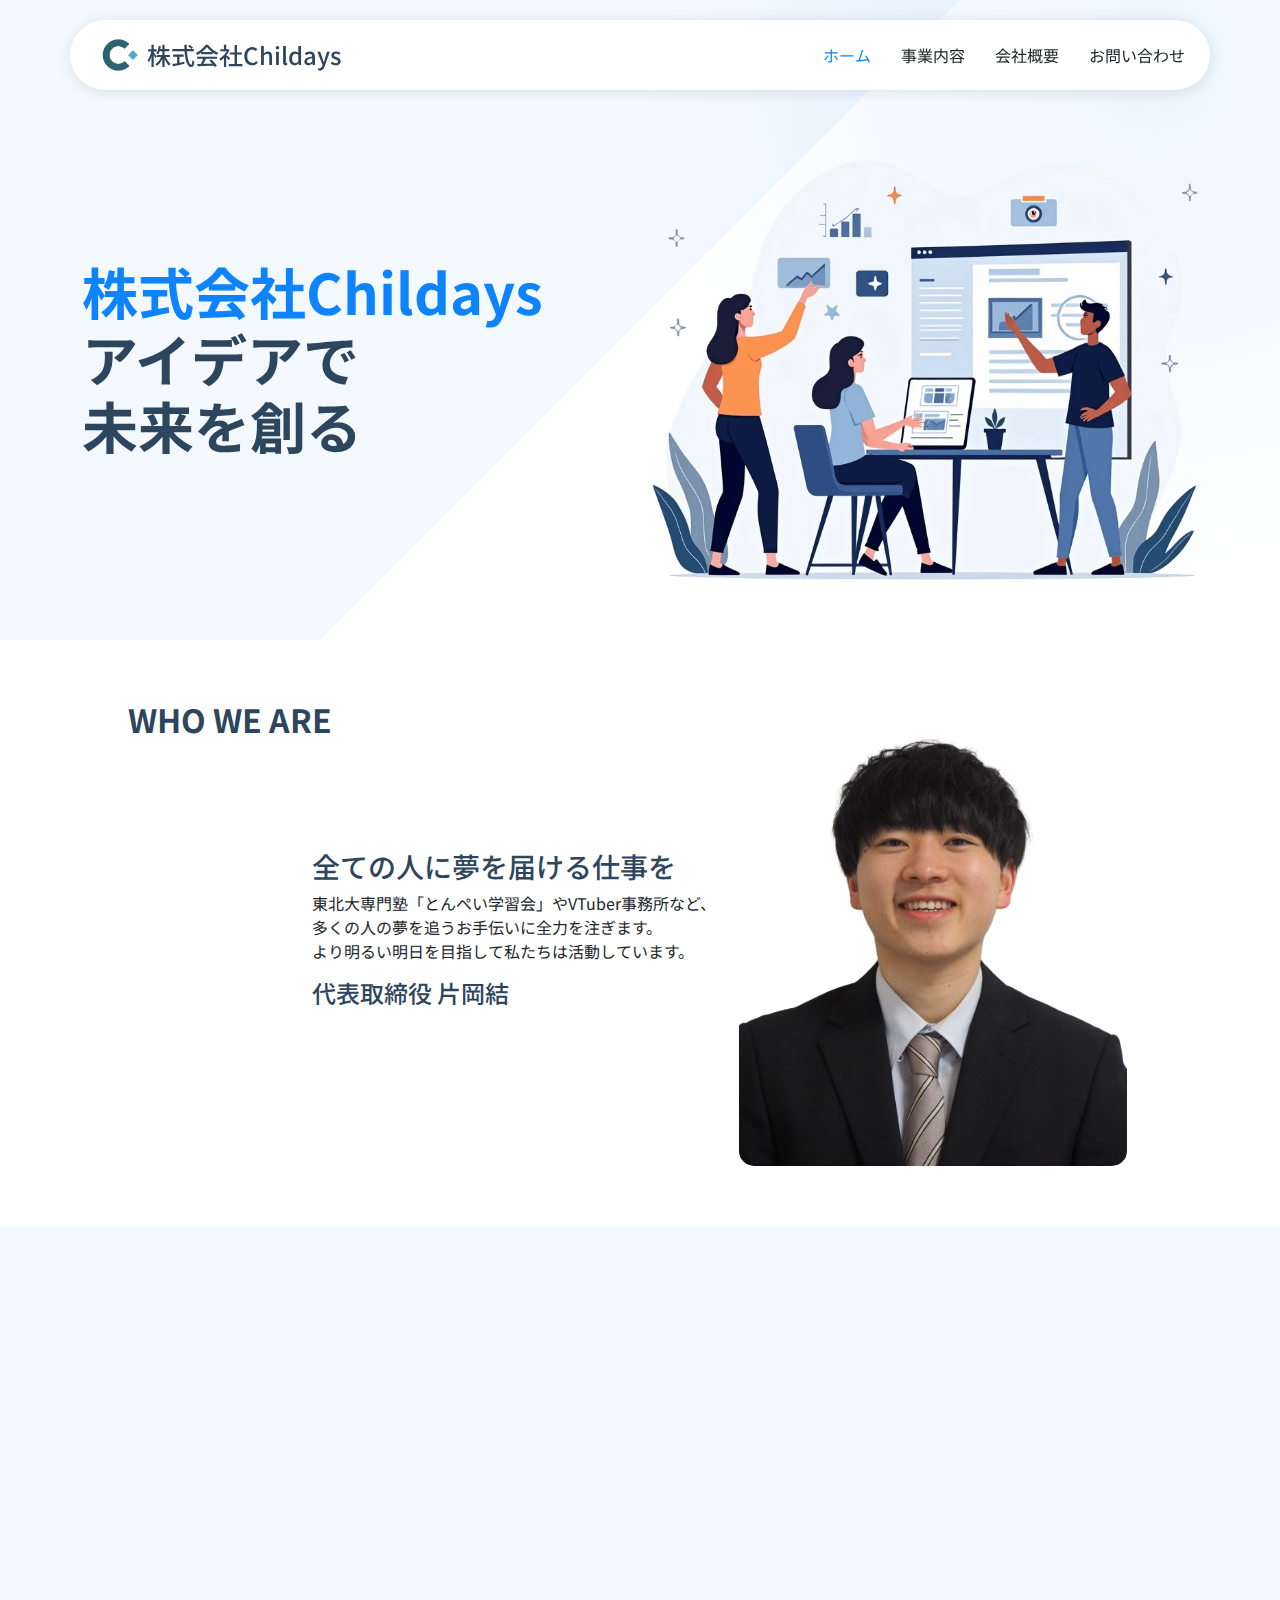
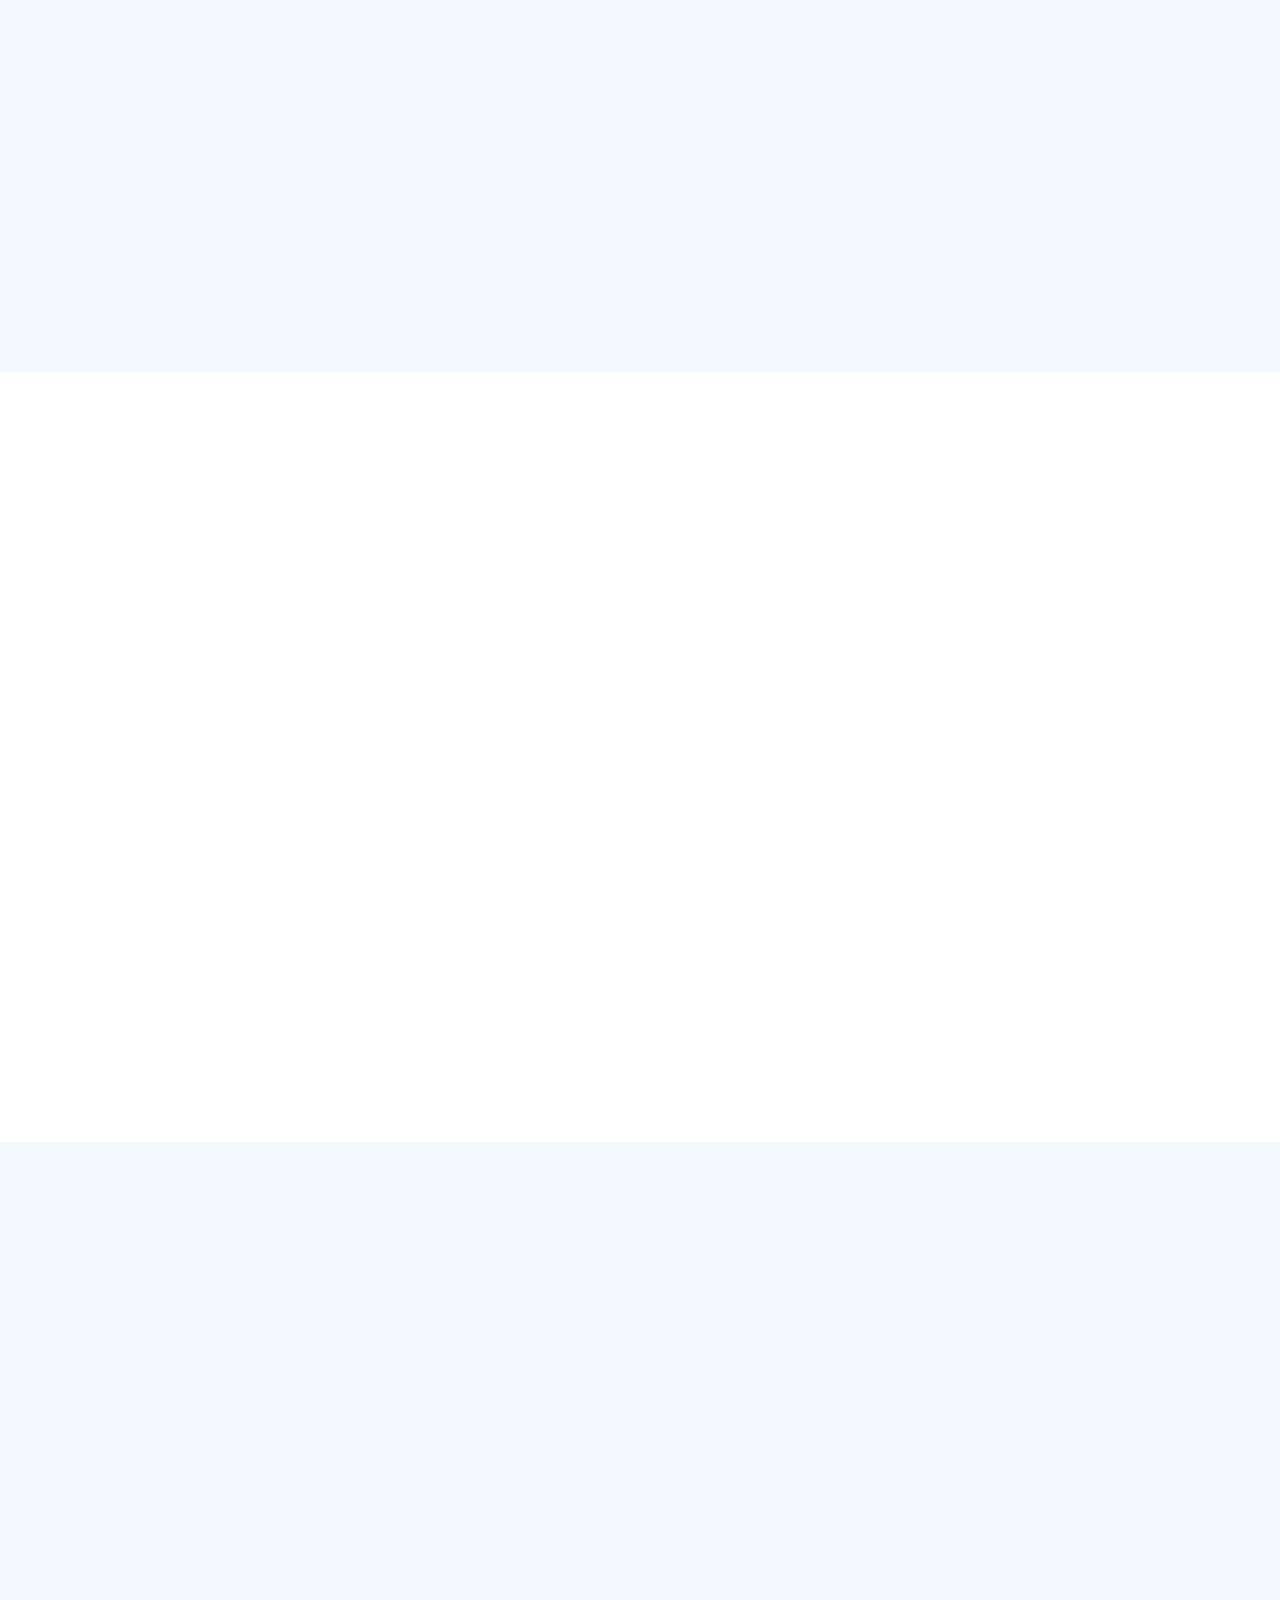
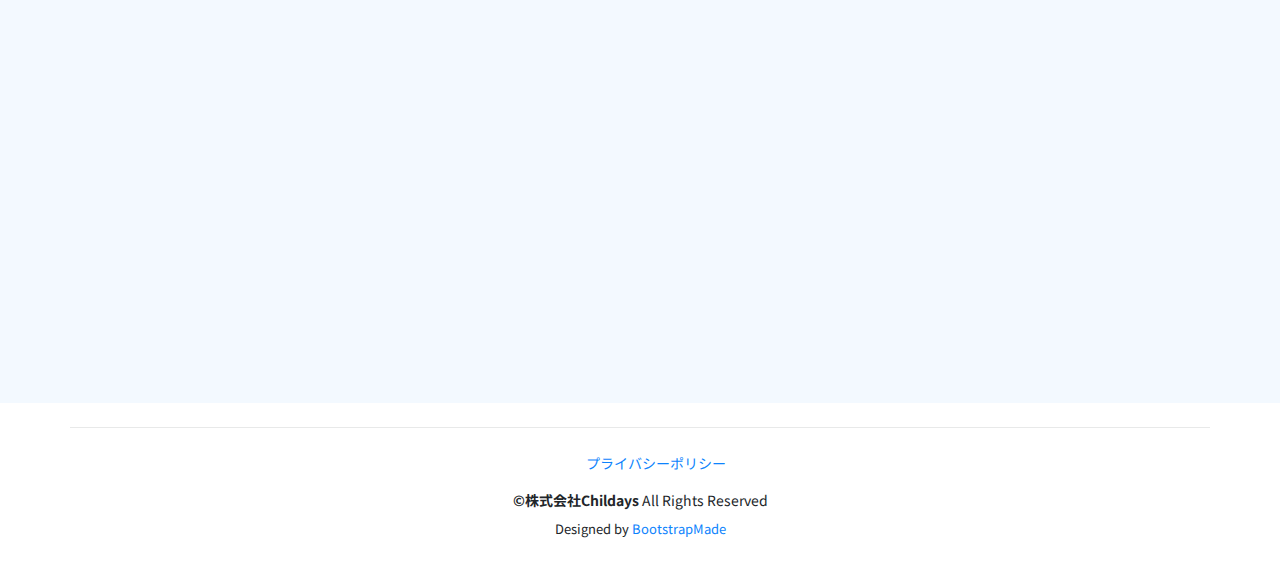
<file: childays/index.html>
<!DOCTYPE html>
<html lang="en">

<head>
  <meta charset="utf-8">
  <meta content="width=device-width, initial-scale=1.0" name="viewport">
  <title>ホーム | 株式会社Childays</title>
  <meta name="description" content="">
  <meta name="keywords" content="">

  <!-- Favicons -->
  <link href="assets/img/expandchildays.png" rel="icon">

  <!--ogp-->
  <meta property="og:url" content="https://childays.com" />
  <meta property="og:type" content="website" />
  <meta property="og:title" content="ホーム | 株式会社Childays" />
  <meta property="og:description" content="アイデアで未来を創る" />
  <meta property="og:site_name" content="株式会社Childays" />

  <!-- Fonts -->
  <link href="https://fonts.googleapis.com" rel="preconnect">
  <link href="https://fonts.gstatic.com" rel="preconnect" crossorigin>
  <link
    href="https://fonts.googleapis.com/css2?family=Roboto:ital,wght@0,100;0,300;0,400;0,500;0,700;0,900;1,100;1,300;1,400;1,500;1,700;1,900&family=Inter:wght@100;200;300;400;500;600;700;800;900&family=Nunito:ital,wght@0,200;0,300;0,400;0,500;0,600;0,700;0,800;0,900;1,200;1,300;1,400;1,500;1,600;1,700;1,800;1,900&display=swap"
    rel="stylesheet">

  <!-- Vendor CSS Files -->
  <link href="assets/vendor/bootstrap/css/bootstrap.min.css" rel="stylesheet">
  <link href="assets/vendor/bootstrap-icons/bootstrap-icons.css" rel="stylesheet">
  <link href="assets/vendor/aos/aos.css" rel="stylesheet">
  <link href="assets/vendor/glightbox/css/glightbox.min.css" rel="stylesheet">
  <link href="assets/vendor/swiper/swiper-bundle.min.css" rel="stylesheet">

  <!-- Main CSS File -->
  <link href="assets/css/main.css" rel="stylesheet">
  <link href="assets/css/service-details.css" rel="stylesheet">

  <link rel="preconnect" href="https://fonts.googleapis.com">
  <link rel="preconnect" href="https://fonts.gstatic.com" crossorigin>
  <link href="https://fonts.googleapis.com/css2?family=Noto+Sans+JP:wght@100..900&display=swap" rel="stylesheet">

  <!-- =======================================================
  * Template Name: iLanding
  * Template URL: https://bootstrapmade.com/ilanding-bootstrap-landing-page-template/
  * Updated: Nov 12 2024 with Bootstrap v5.3.3
  * Author: BootstrapMade.com
  * License: https://bootstrapmade.com/license/
  ======================================================== -->
</head>

<body class="index-page">

  <header id="header" class="header d-flex align-items-center fixed-top">
    <div class="header-container container-fluid container-xl position-relative d-flex align-items-center justify-content-between">

      <a href="index.html" class="logo d-flex align-items-center me-auto me-xl-0">
        <!-- Uncomment the line below if you also wish to use an image logo -->
        <img src="assets/img/expandchildays.png" alt="">
        <h1 class="sitename">株式会社Childays</h1>
      </a>

      <nav id="navmenu" class="navmenu">
        <ul>
          <li><a href="#hero" class="active">ホーム</a></li>
          <li><a href="#services">事業内容</a></li>
          <li><a href="#about">会社概要</a></li>
          <li><a href="#contact">お問い合わせ</a></li>
        </ul>
        <i class="mobile-nav-toggle d-xl-none bi bi-list"></i>
      </nav>

    </div>
  </header>

  <main class="main">

    <!-- Hero Section -->
    <section id="hero" class="hero section">

      <div class="container" data-aos="fade-up" data-aos-delay="100">

        <div class="row align-items-center">
          <div class="col-lg-6">
            <div class="hero-content" data-aos="fade-up" data-aos-delay="200">

              <h1 class="mb-4">
                <span class="accent-text">株式会社Childays</span><br>
                アイデアで <br>
                未来を創る <br>
              </h1>
            </div>
          </div>

          <div class="col-lg-6">
            <div class="hero-image" data-aos="zoom-out" data-aos-delay="300">
              <img src="assets/img/illustration-1.webp" alt="Hero Image" class="img-fluid">
            </div>
          </div>
        </div>


      </div>

    </section><!-- /Hero Section -->

    <!-- About Section -->
    <section class="about section">

      <div class="container">

        <div class="d-flex justify-content-center">

          <h2><b>WHO WE ARE</b></h2>
          <div class="tab-content" data-aos="fade-up" data-aos-delay="200">

            <div class="tab-pane fade active show">
              <div class="row">
                <div style="margin-left: -20px;"
                  class="col-lg-6 order-2 order-lg-1 mt-3 mt-lg-0 d-flex flex-column justify-content-center">
                  <h3>全ての人に夢を届ける仕事を</h3>
                  <p>
                    東北大専門塾「とんぺい学習会」やVTuber事務所など、　　<br>
                    多くの人の夢を追うお手伝いに全力を注ぎます。<br>
                    より明るい明日を目指して私たちは活動しています。
                  </p>
                  <h4>代表取締役 片岡結</h4>
                </div>
                <div class="col-lg-6 order-1 order-lg-2 text-center">
                  <img src="assets/img/kataokaprofile.png" alt="" class="img-fluid">
                </div>
              </div>
            </div><!-- End tab content item -->

    </section><!-- /About Section -->




    <!-- Features Section -->
    <section id="services" class="features section light-background">

      <!-- Section Title -->
      <div class="container section-title" data-aos="fade-up">
        <h2>事業内容</h2>
      </div><!-- End Section Title -->

      <div class="container">

        <div class="d-flex justify-content-center">

          <ul class="nav nav-tabs" data-aos="fade-up" data-aos-delay="100">

            <li class="nav-item">
              <a class="nav-link active show" data-bs-toggle="tab" data-bs-target="#features-tab-1">
                <h4>とんぺい学習会</h4>
              </a>
            </li><!-- End tab nav item -->

            <li class="nav-item">
              <a class="nav-link" data-bs-toggle="tab" data-bs-target="#features-tab-2">
                <h4>VTuber事務所</h4>
              </a><!-- End tab nav item -->

            </li>

          </ul>

        </div>

        <div class="tab-content" data-aos="fade-up" data-aos-delay="200">

          <div class="tab-pane fade active show" id="features-tab-1">
            <div class="row">
              <div class="col-lg-6 order-2 order-lg-1 mt-3 mt-lg-0 d-flex flex-column justify-content-center">
                <h3>東北大専門塾「とんぺい学習会」</h3>
                <p class="fst-italic">
                  厳選された現役東北大生が講師を務める、<br>
                  完全オンラインの新しい学習塾。
                </p>
                <ul>
                  <li><i class="bi bi-check2-all"></i> <span>完全オンライン個別指導で自宅にいながら最速で成績向上を目指す</span></li>
                  <li><i class="bi bi-check2-all"></i> <span>選りすぐりの現役東北大生講師たちだから提供できる価値</span></li>
                  <li><i class="bi bi-check2-all"></i> <span>新興の学習塾でありながら数多の実績</span></li>
                </ul>
                <div class="hero-buttons">
                  <a href="https://tonpei-study.com/" target="_blank"
                    style="background-color:#0D83FD; padding: 0.75rem 2.5rem; border-radius: 50px; font-weight: 500; margin-top: 50px;"
                    class="order-1 btn btn-primary me-0 me-sm-2 mx-1">公式サイト</a>
                </div>
              </div>
              <div class="col-lg-6 order-1 order-lg-2 text-center">
                <img src="assets/img/kataoka.png" alt="" class="img-fluid">
              </div>
            </div>
          </div><!-- End tab content item -->

          <div class="tab-pane fade" id="features-tab-2">
            <div class="row">
              <div class="col-lg-6 order-2 order-lg-1 mt-3 mt-lg-0 d-flex flex-column justify-content-center">
                <h3>TikTokLive VTuber事務所</h3>
                <p class="fst-italic">
                  時代は長尺から短尺、<br>
                  そしてよりインタラクティブなプラットフォームへ
                </p>
                <ul>
                  <li><i class="bi bi-check2-all"></i> <span>所属タレントへの還元率を最大に</span></li>
                  <li><i class="bi bi-check2-all"></i> <span>コミュニティ内で協調して高め合える環境</span></li>
                  <li><i class="bi bi-check2-all"></i> <span>自由な活動方針で自主性の高いサポート体制</span></li>
                </ul>
              </div>
              <div class="col-lg-6 order-1 order-lg-2 text-center">
                <img src="assets/img/features-illustration-2.webp" alt="" class="img-fluid">
              </div>
            </div>
          </div><!-- End tab content item -->

        </div>

      </div>

    </section><!-- /Features Section -->

    <section id="about" class="features service-details section">

      <div class="container section-title" data-aos="fade-up">
        <h2>会社概要</h2>
      </div>
      <div class="container" data-aos="fade-up" data-aos-delay="200">

        <div class="row gy-5">

          <div>

            <table class="design10">
              <tbody>
                <tr>
                  <th>商号</th>
                  <td>株式会社Childays</td>
                </tr>
                <tr>
                  <th>代表取締役</th>
                  <td>片岡結</td>
                </tr>
                <tr>
                  <th>設立</th>
                  <td>2022年1月</td>
                </tr>
                <tr>
                  <th>メール</th>
                  <td>kataoka@childays.com</td>
                </tr>
                <tr>
                  <th>事業内容</th>
                  <td>
                    教育事業(個別指導型学習塾の運営及び教育プログラムの提供)<br>
                    デジタルコンテンツ事業(VTuberの企画・育成・マネジメント及び関連メディアコンテンツの制作・運営)
                  </td>
                </tr>
              </tbody>
            </table>


          </div>

        </div>

    </section>

    <!--
    <section class="faq-9 faq section light-background" id="faq">

      <div class="container">
        <div class="row">

          <div class="col-lg-5" data-aos="fade-up">
            <h2 class="faq-title">よくあるご質問</h2>
            <p class="faq-description">皆様からいただいたご質問のうち、<br>よくあるお問い合わせを紹介します。</p>
            <div class="faq-arrow d-none d-lg-block" data-aos="fade-up" data-aos-delay="200">
              <svg class="faq-arrow" width="200" height="211" viewBox="0 0 200 211" fill="none"
                xmlns="http://www.w3.org/2000/svg">
                <path
                  d="M198.804 194.488C189.279 189.596 179.529 185.52 169.407 182.07L169.384 182.049C169.227 181.994 169.07 181.939 168.912 181.884C166.669 181.139 165.906 184.546 167.669 185.615C174.053 189.473 182.761 191.837 189.146 195.695C156.603 195.912 119.781 196.591 91.266 179.049C62.5221 161.368 48.1094 130.695 56.934 98.891C84.5539 98.7247 112.556 84.0176 129.508 62.667C136.396 53.9724 146.193 35.1448 129.773 30.2717C114.292 25.6624 93.7109 41.8875 83.1971 51.3147C70.1109 63.039 59.63 78.433 54.2039 95.0087C52.1221 94.9842 50.0776 94.8683 48.0703 94.6608C30.1803 92.8027 11.2197 83.6338 5.44902 65.1074C-1.88449 41.5699 14.4994 19.0183 27.9202 1.56641C28.6411 0.625793 27.2862 -0.561638 26.5419 0.358501C13.4588 16.4098 -0.221091 34.5242 0.896608 56.5659C1.8218 74.6941 14.221 87.9401 30.4121 94.2058C37.7076 97.0203 45.3454 98.5003 53.0334 98.8449C47.8679 117.532 49.2961 137.487 60.7729 155.283C87.7615 197.081 139.616 201.147 184.786 201.155L174.332 206.827C172.119 208.033 174.345 211.287 176.537 210.105C182.06 207.125 187.582 204.122 193.084 201.144C193.346 201.147 195.161 199.887 195.423 199.868C197.08 198.548 193.084 201.144 195.528 199.81C196.688 199.192 197.846 198.552 199.006 197.935C200.397 197.167 200.007 195.087 198.804 194.488ZM60.8213 88.0427C67.6894 72.648 78.8538 59.1566 92.1207 49.0388C98.8475 43.9065 106.334 39.2953 114.188 36.1439C117.295 34.8947 120.798 33.6609 124.168 33.635C134.365 33.5511 136.354 42.9911 132.638 51.031C120.47 77.4222 86.8639 93.9837 58.0983 94.9666C58.8971 92.6666 59.783 90.3603 60.8213 88.0427Z"
                  fill="currentColor"></path>
              </svg>
            </div>
          </div>

          <div class="col-lg-7" data-aos="fade-up" data-aos-delay="300">
            <div class="faq-container">

              <div class="faq-item faq-active">
                <h3>バナナはおやつに入りますか？</h3>
                <div class="faq-content">
                  <p>知りません。</p>
                </div>
                <i class="faq-toggle bi bi-chevron-right"></i>
              </div>

              <div class="faq-item">
                <h3>あ</h3>
                <div class="faq-content">
                  <p>い</p>
                </div>
                <i class="faq-toggle bi bi-chevron-right"></i>
              </div>
            </div>
          </div>

        </div>
      </div>
    </section>

  -->

    <!-- Contact Section -->
    <section id="contact" class="contact section light-background">

      <!-- Section Title -->
      <div class="container section-title" data-aos="fade-up">
        <h2>お問い合わせ</h2>
        <p>ご意見・ご質問・ご要望等ございましたら以下のフォームよりお問い合わせください。</p>
      </div><!-- End Section Title -->

      <div class="container" data-aos="fade-up" data-aos-delay="100">

        <div class="row g-4 g-lg-5">
          <div class="col-lg-5">
            <div class="info-box" data-aos="fade-up" data-aos-delay="200">
              <h3>Contact</h3>

              <div class="info-item" data-aos="fade-up" data-aos-delay="300">
                <div class="icon-box">
                  <i class="bi bi-geo-alt"></i>
                </div>
                <div class="content">
                  <h4>所在地</h4>
                  <p>〒9800803</p>
                  <p>宮城県仙台市青葉区国分町2丁目1番15号5階</p>
                </div>
              </div>
            <!--
              <div class="info-item" data-aos="fade-up" data-aos-delay="400">
                <div class="icon-box">
                  <i class="bi bi-telephone"></i>
                </div>
                <div class="content">
                  <h4>電話番号</h4>
                  <p>1234567890</p>
                </div>
              </div>
            -->
              <div class="info-item" data-aos="fade-up" data-aos-delay="500">
                <div class="icon-box">
                  <i class="bi bi-envelope"></i>
                </div>
                <div class="content">
                  <h4>Email</h4>
                  <p>kataoka@childays.com</p>
                </div>
              </div>
            </div>
          </div>

          <div class="col-lg-7">
            <div class="contact-form" data-aos="fade-up" data-aos-delay="300">
              <h3>お問い合わせフォーム</h3>
              </p>

              <form action="./forms/form.php" method="POST" class="php-email-form" data-aos="fade-up"
                data-aos-delay="200">
                <div class="row gy-4">

                  <div class="col-md-6">
                    <input type="text" name="name" class="form-control" placeholder="お名前" required="">
                  </div>

                  <div class="col-md-6 ">
                    <input type="email" class="form-control" name="email" placeholder="メールアドレス" required="">
                  </div>

                  <div class="col-12">
                    <input type="text" class="form-control" name="subject" placeholder="件名" required="">
                  </div>

                  <div class="col-12">
                    <textarea class="form-control" name="message" rows="6" placeholder="内容" required=""></textarea>
                  </div>

                  <div class="col-12 text-center">
                    <div class="loading">Loading</div>
                    <div class="error-message"></div>
                    <div class="sent-message">メッセージが送信されました。
                    </div>

                    <button type="submit" class="btn">送信</button>
                  </div>

                </div>
              </form>

            </div>
          </div>

        </div>

      </div>

    </section><!-- /Contact Section -->

  </main>

  <footer id="footer" class="footer">

    <div class="container copyright text-center mt-4">
      <ul style="list-style-type: none;">
        <li><a href="./privacy-policy.html">プライバシーポリシー</a></li>
      </ul>
      <p><b>©株式会社Childays</b> <span>All Rights Reserved</span></p>
      <div class="credits">
        <!-- All the links in the footer should remain intact. -->
        <!-- You can delete the links only if you've purchased the pro version. -->
        <!-- Licensing information: https://bootstrapmade.com/license/ -->
        <!-- Purchase the pro version with working PHP/AJAX contact form: [buy-url] -->
        Designed by <a href="https://bootstrapmade.com/">BootstrapMade</a>
      </div>
    </div>

  </footer>

  <!-- Scroll Top -->
  <a href="#" id="scroll-top" class="scroll-top d-flex align-items-center justify-content-center"><i
      class="bi bi-arrow-up-short"></i></a>

  <!-- Vendor JS Files -->
  <script src="assets/vendor/bootstrap/js/bootstrap.bundle.min.js"></script>
  <script src="assets/vendor/php-email-form/validate.js"></script>
  <script src="assets/vendor/aos/aos.js"></script>
  <script src="assets/vendor/glightbox/js/glightbox.min.js"></script>
  <script src="assets/vendor/swiper/swiper-bundle.min.js"></script>
  <script src="assets/vendor/purecounter/purecounter_vanilla.js"></script>

  <!-- Main JS File -->
  <script src="assets/js/main.js"></script>

</body>

</html>
</file>
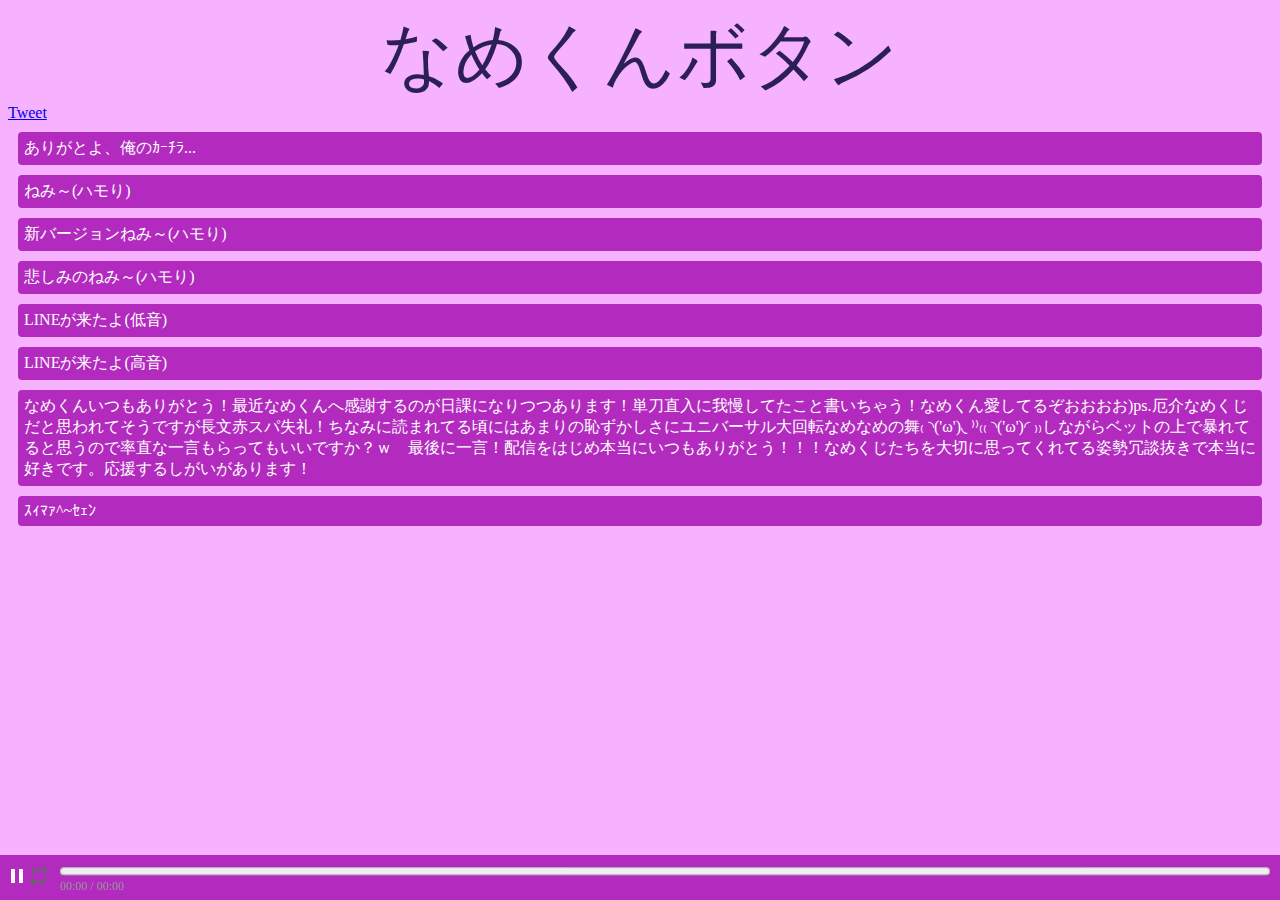
<file: namekun-button/index.html>
<html>
    <head>
        <title>なめくんボタン</title>
        <meta charset="UTF-8">
        <link href="resources/style.css" rel="stylesheet">
        <link href="https://fonts.googleapis.com/icon?family=Material+Icons" rel="stylesheet">
        <script src="resources/script.js"></script>
        <script async src="https://platform.twitter.com/widgets.js" charset="utf-8"></script>
    </head>
    <body>
        <div id="title">なめくんボタン</div>
        <a href="https://twitter.com/share?ref_src=twsrc%5Etfw" class="twitter-share-button" data-text="なめくんボタン #NameKunButton" data-show-count="false">Tweet</a>
        <div id="content">
            <div id="arigatoyo" class="button">
                ありがとよ、俺のｶｰﾁﾗ...
            </div>
            <div id="hamori_nemii" class="button">
                ねみ～(ハモり)
            </div>
            <div id="nemui" class="button">
                新バージョンねみ～(ハモり)
            </div>
            <div id="nemi-Dm7" class="button">
                悲しみのねみ～(ハモり)
            </div>
            <div id="LINEcomesMe" class="button">
                LINEが来たよ(低音)
            </div>
            <div id="LINEcomesMe_High" class="button">
                LINEが来たよ(高音)
            </div>
            <div id="namekunitsumo" class="button">
                なめくんいつもありがとう！最近なめくんへ感謝するのが日課になりつつあります！単刀直入に我慢してたこと書いちゃう！なめくん愛してるぞおおおお)ps.厄介なめくじだと思われてそうですが長文赤スパ失礼！ちなみに読まれてる頃にはあまりの恥ずかしさにユニバーサル大回転なめなめの舞₍ ◝('ω')◟ ⁾⁾₍₍ ◝('ω')◜ ₎₎しながらベットの上で暴れてると思うので率直な一言もらってもいいですか？ｗ　最後に一言！配信をはじめ本当にいつもありがとう！！！なめくじたちを大切に思ってくれてる姿勢冗談抜きで本当に好きです。応援するしがいがあります！
            </div>
            <div id="suimasen" class="button">
                ｽｨﾏｧ^~ｾｪﾝ
            </div>
        </div>
        <div id="bottom-controller">
            <div id="togglePlay"><span class="material-icons">pause</span></div>
            <div id="toggleLoop"><span class="material-icons">repeat</span></div>
            <progress value="0" id="play-position"></progress>
            <div id="position"><l id="currentpos">00:00</l> / <l id="length">00:00</l></div>

        </div>
    </body>
</html>
</file>
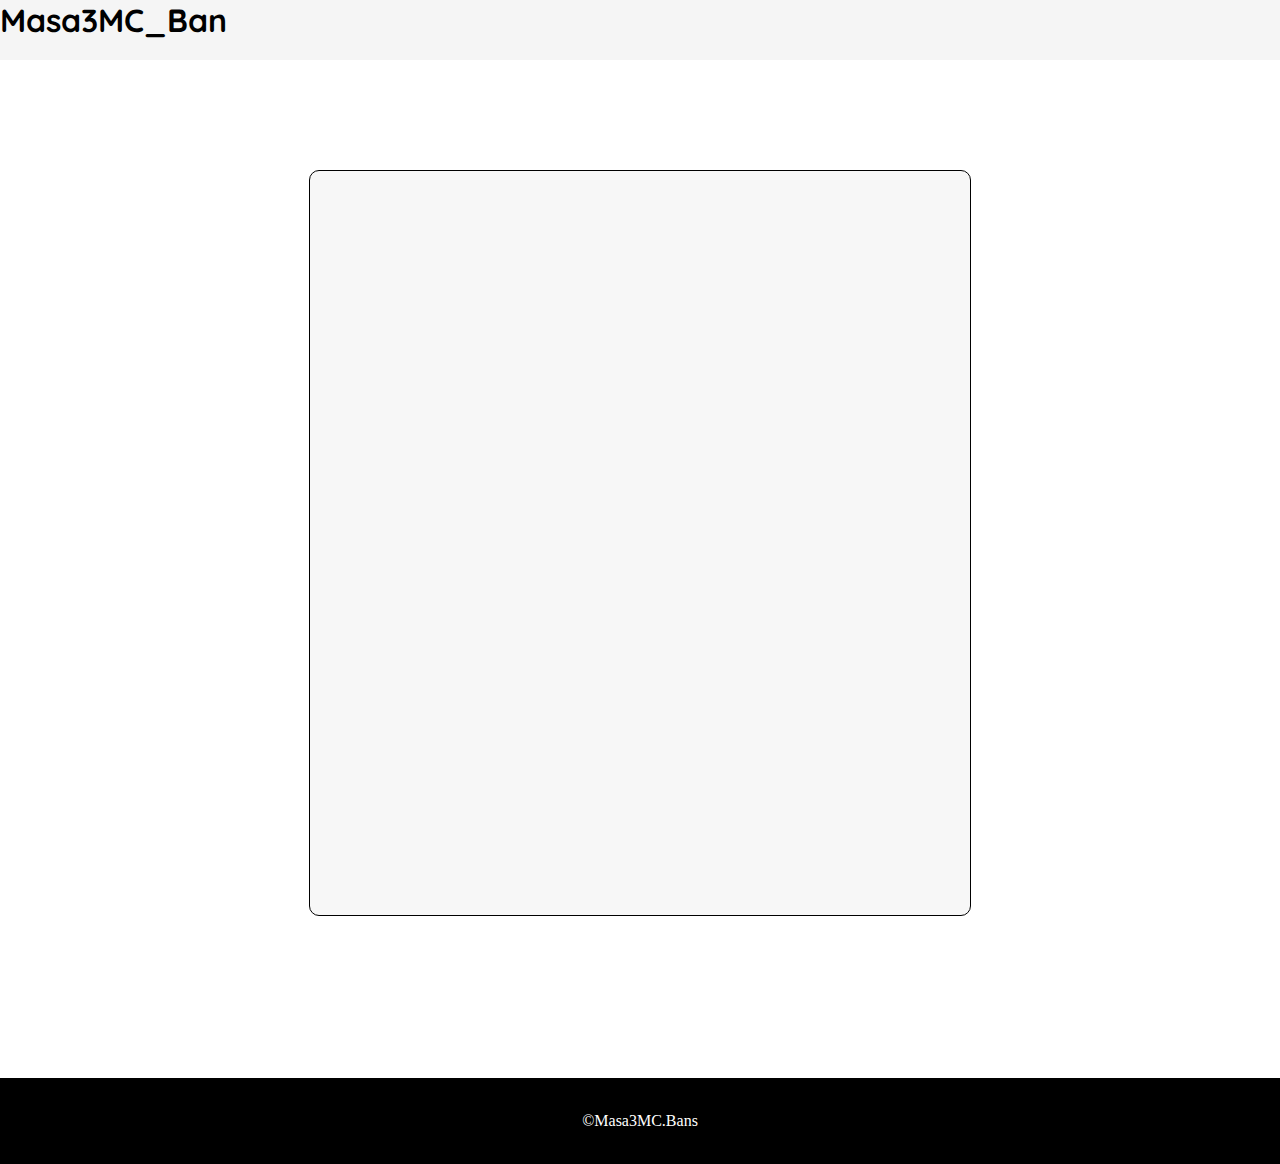
<file: html/ban/removeban/index.html>
<!doctype html>
<html lang="ja">
    <head>
        <meta charset="utf-8">
        <title>Masa3MCNetworkGen2 | RemoveBAN</title>
        <link rel="stylesheet" type="text/css" href="../bancss.css" >
        <link href="https://fonts.googleapis.com/css2?family=Quicksand:wght@300&display=swap" rel="stylesheet">
        <link href="https://fonts.googleapis.com/css2?family=M+PLUS+Rounded+1c:wght@300;400&display=swap" rel="stylesheet">
        <link rel="icon" href="../../masa.ico">
    </head>
    <body>
        <header>
            <h1>    
                <a href="../" id="t">Masa3MC_Ban</a>
            </h1>
        </header>
        
        <!中身>
        <div id="BanHome">
            
            <div id="Bang">
                
                <iframe src="https://docs.google.com/forms/d/e/1FAIpQLSctai864dWUgC2Rcm2symsO98GvWHz0ZJVcnl4oIs9lBeY9Tg/viewform?embedded=true" width="640" height="740" frameborder="0" marginheight="0" marginwidth="0">読み込んでいます…</iframe>
                
            </div>
            
        </div>
		<br>
        
        <footer>
            <br>
            <p>&copy;Masa3MC.Bans</p>
            <br>
        </footer>
    </body>
</html>
</file>
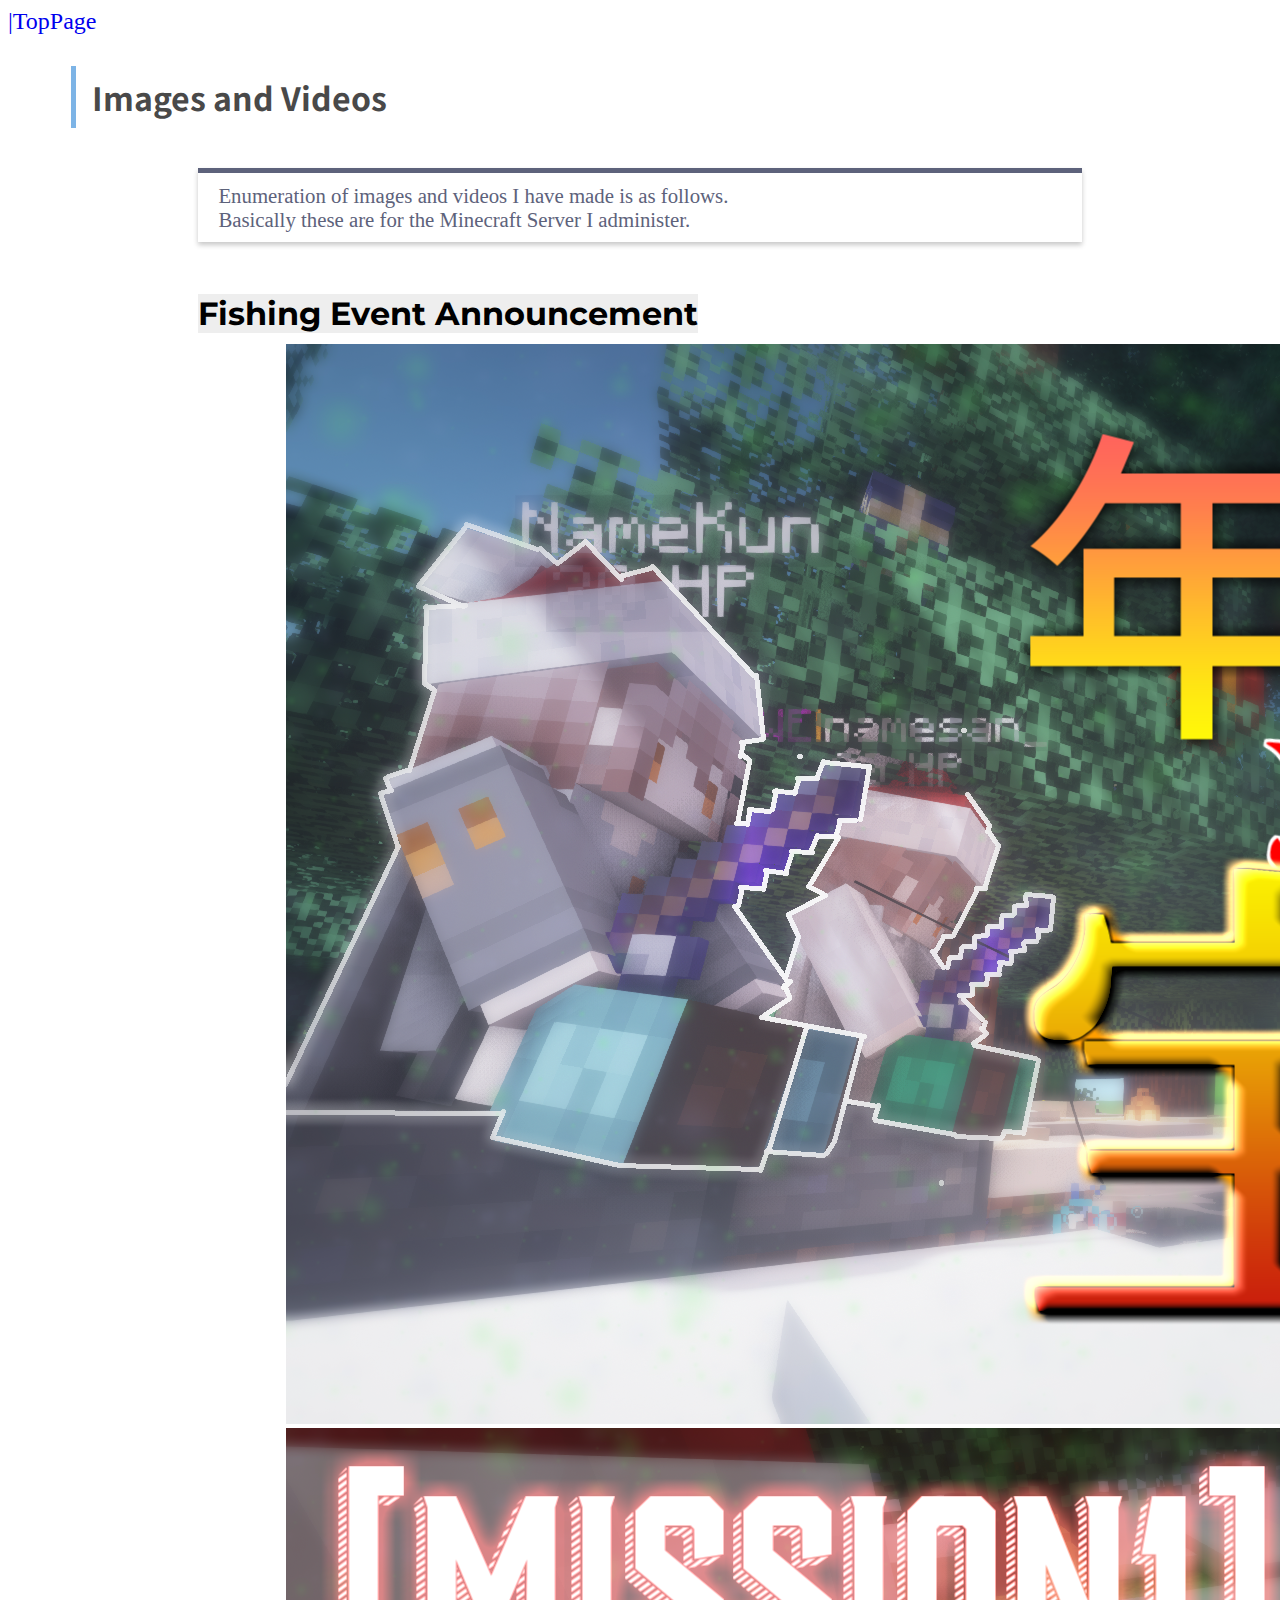
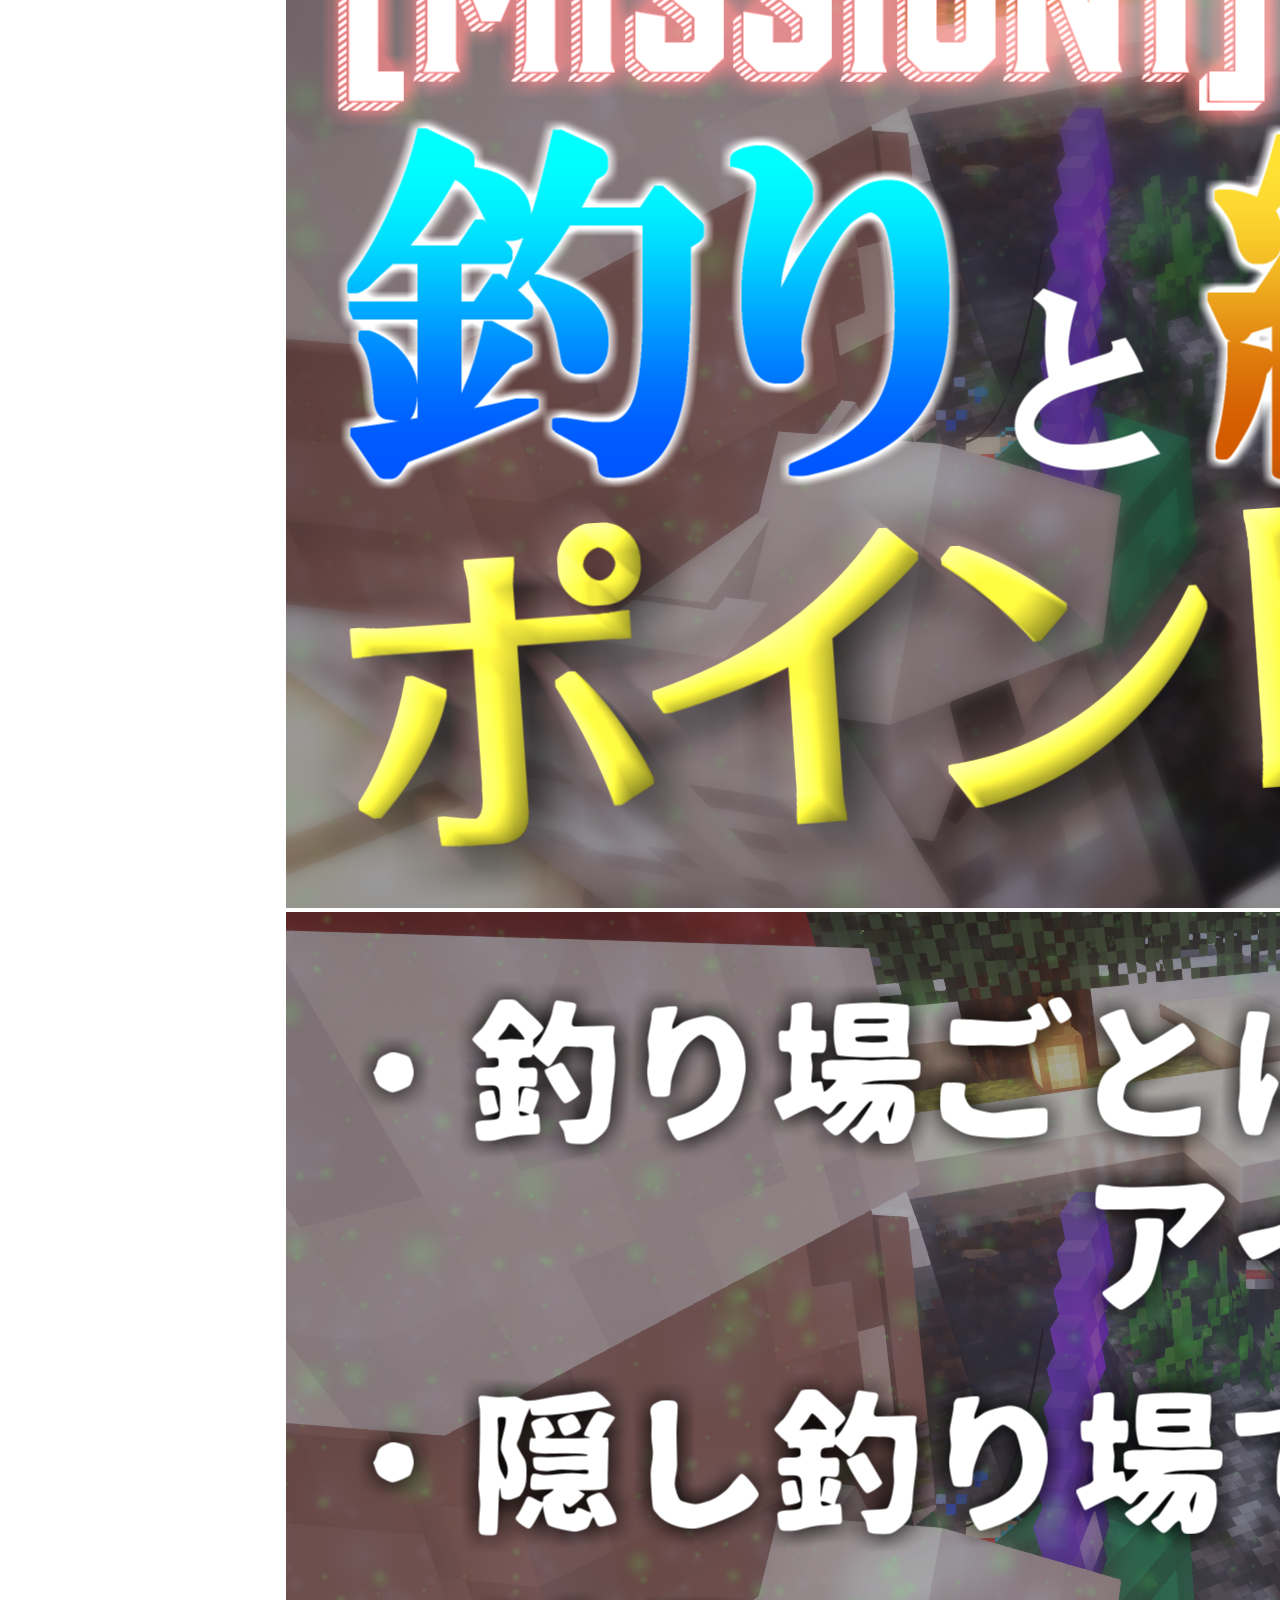
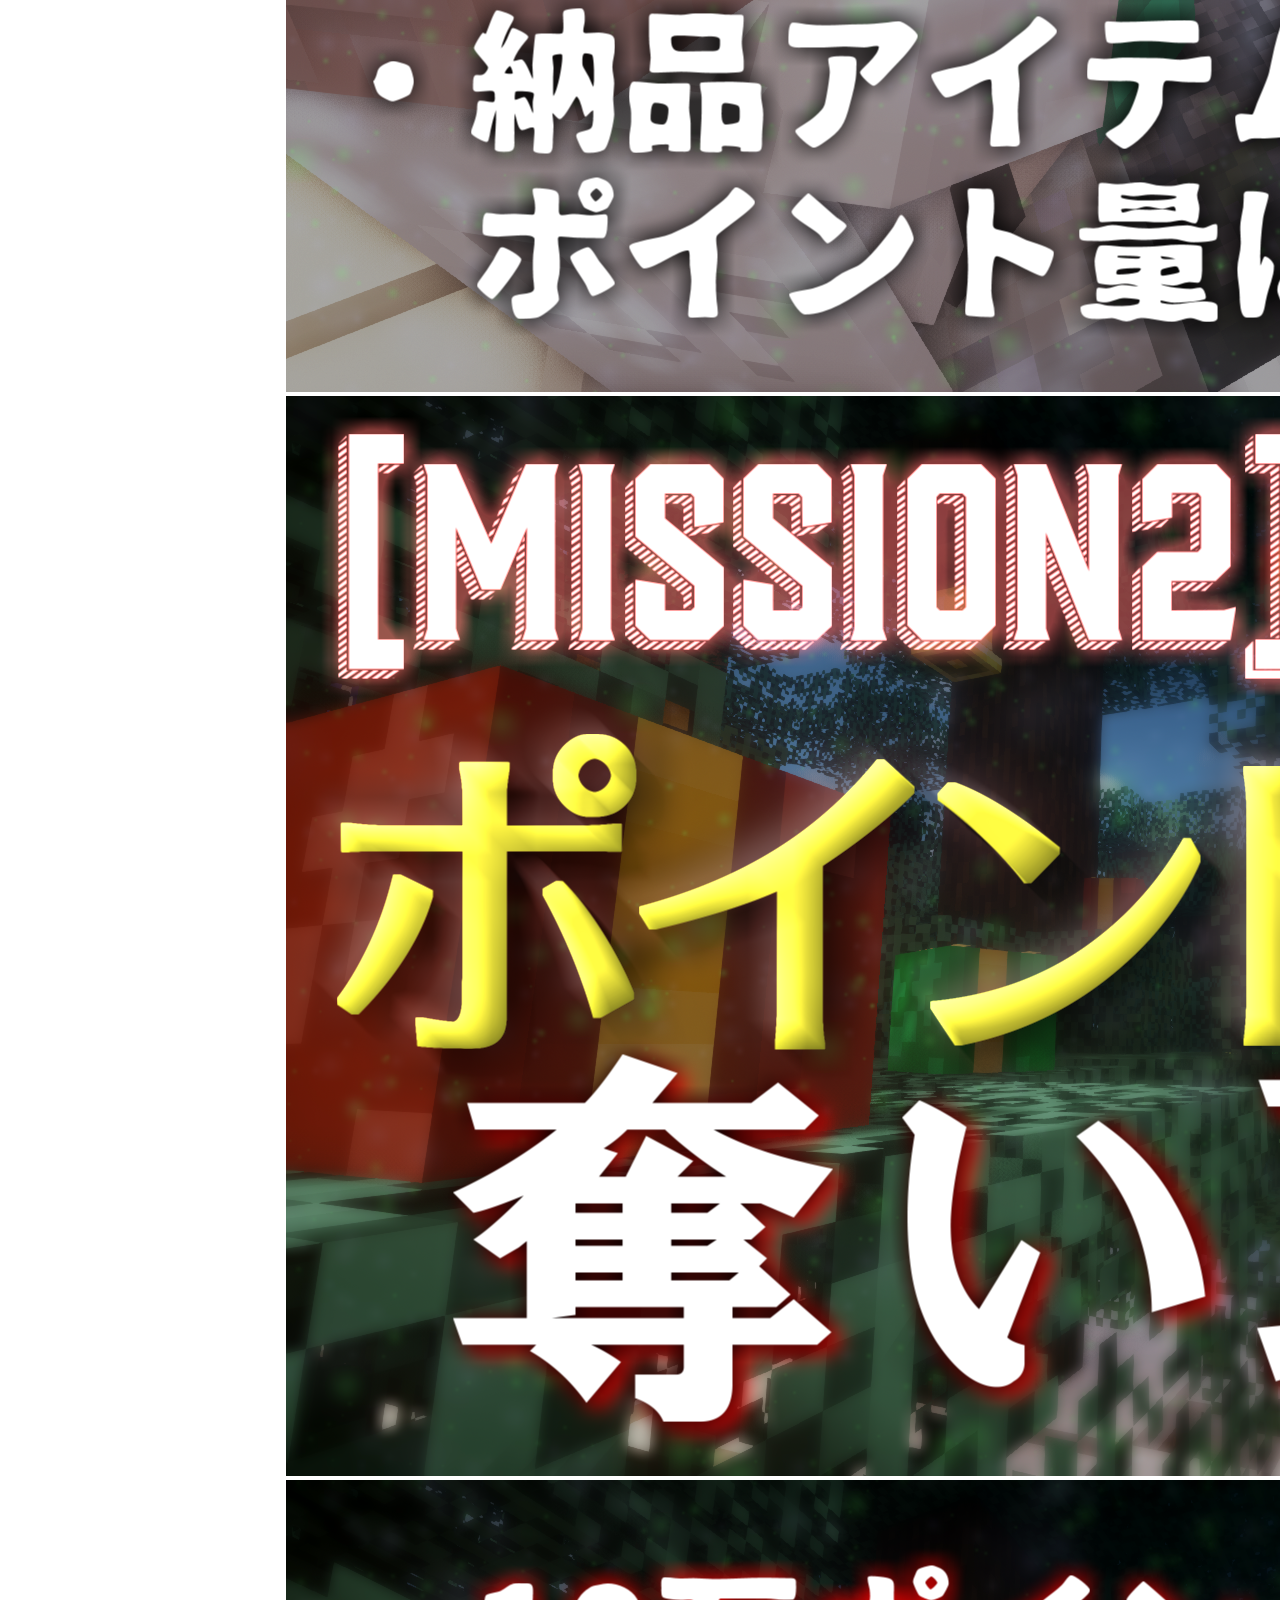
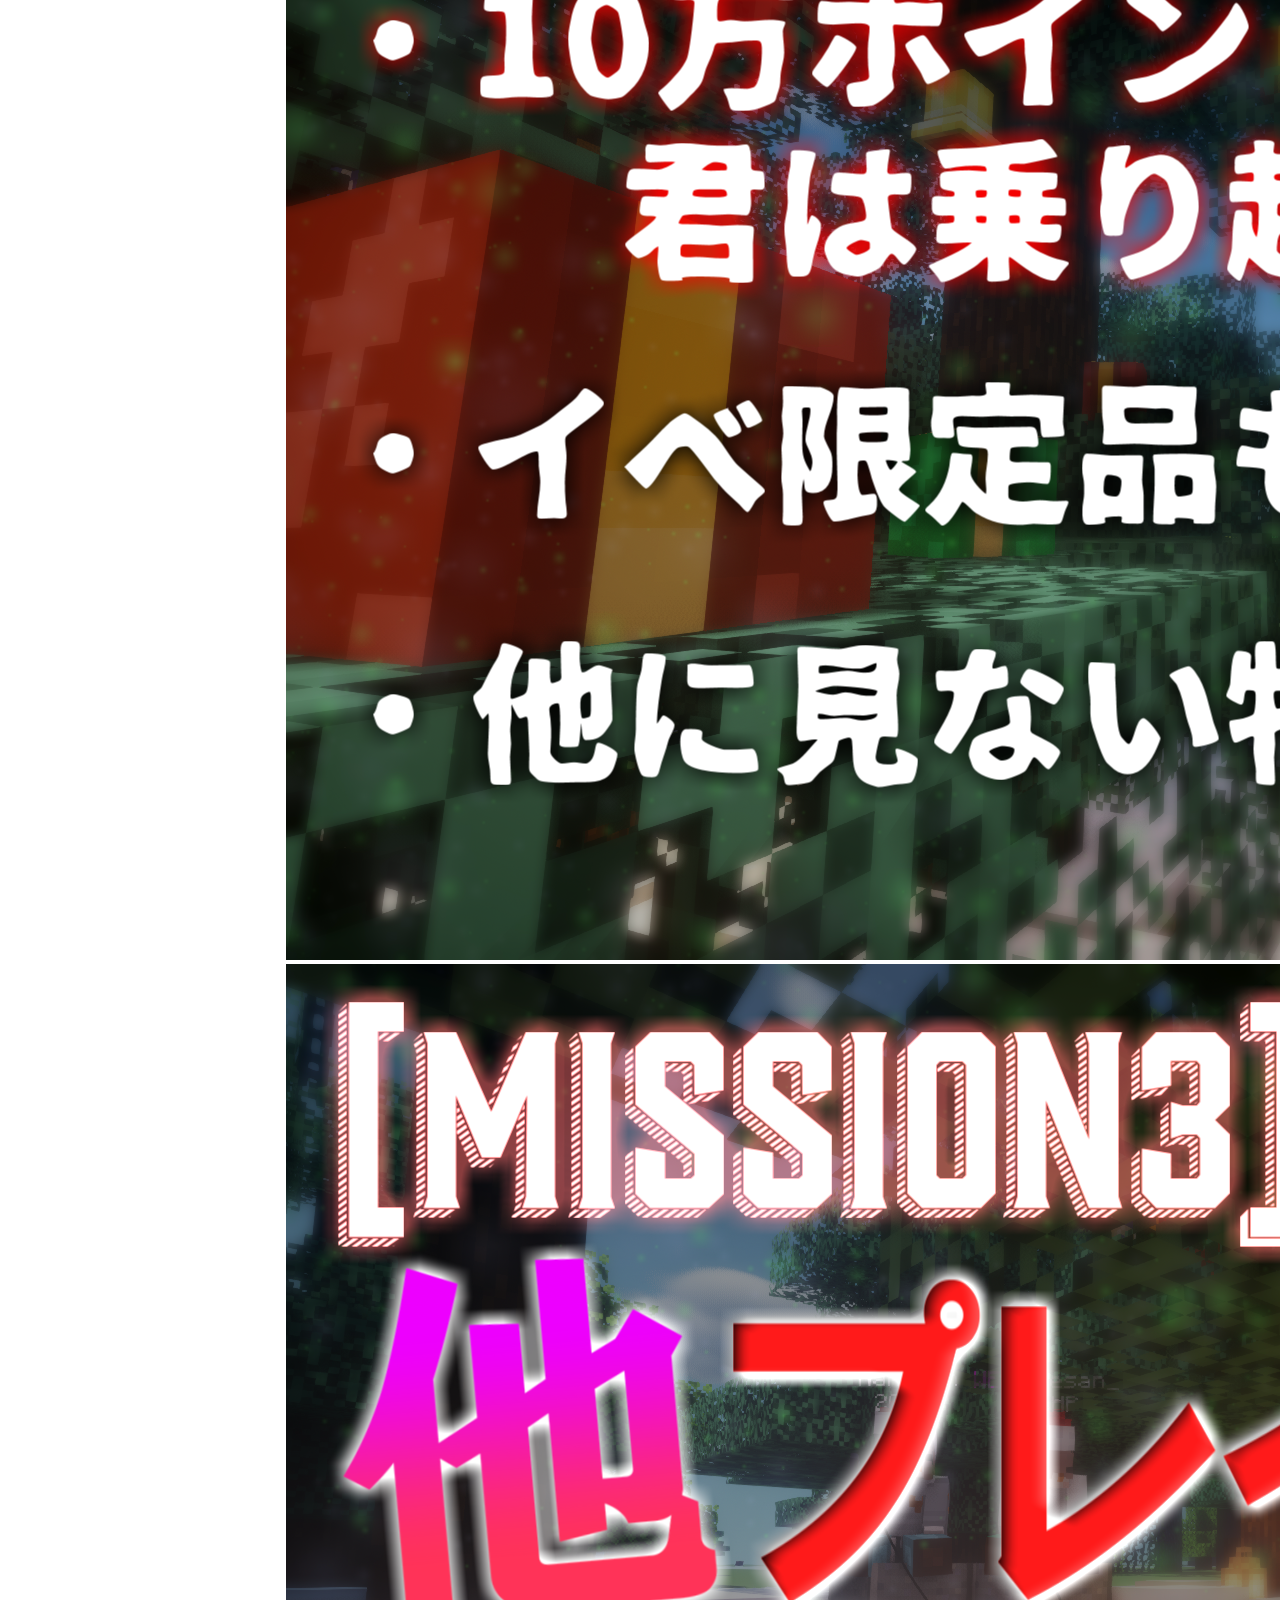
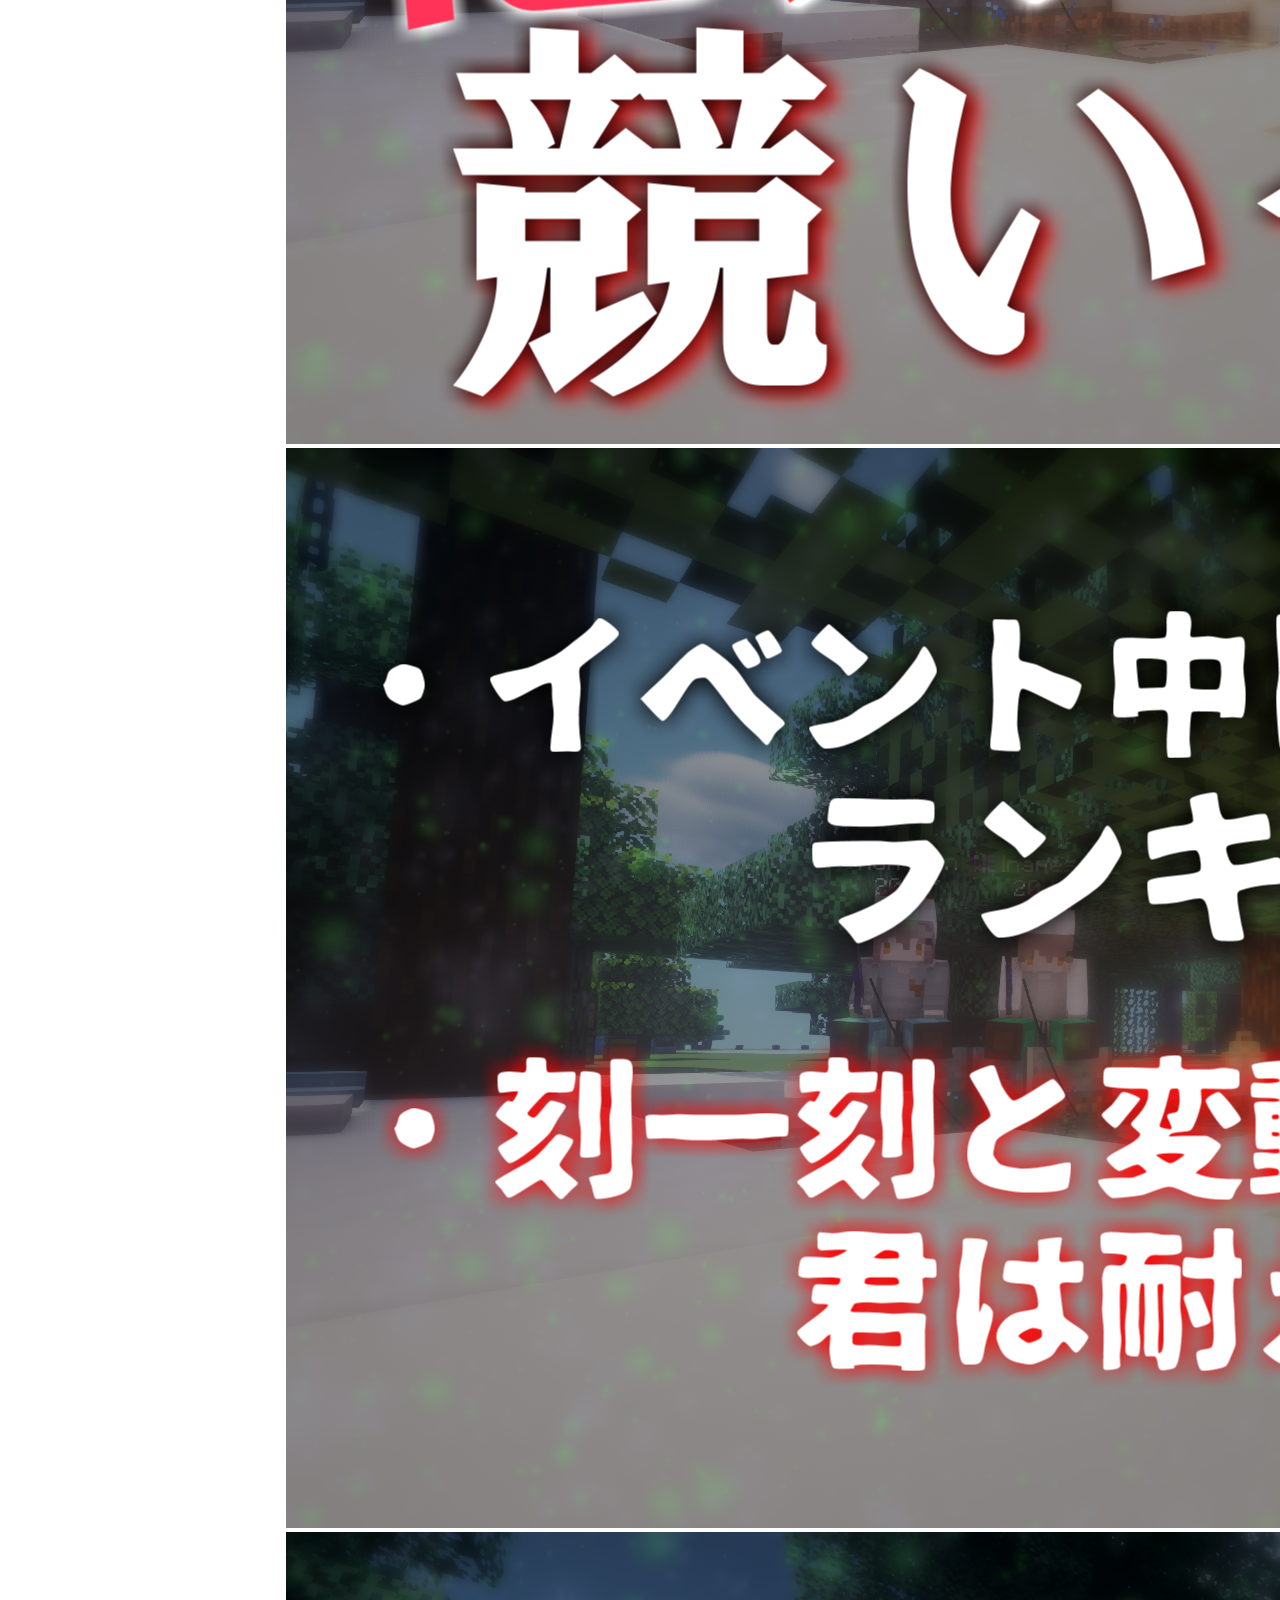
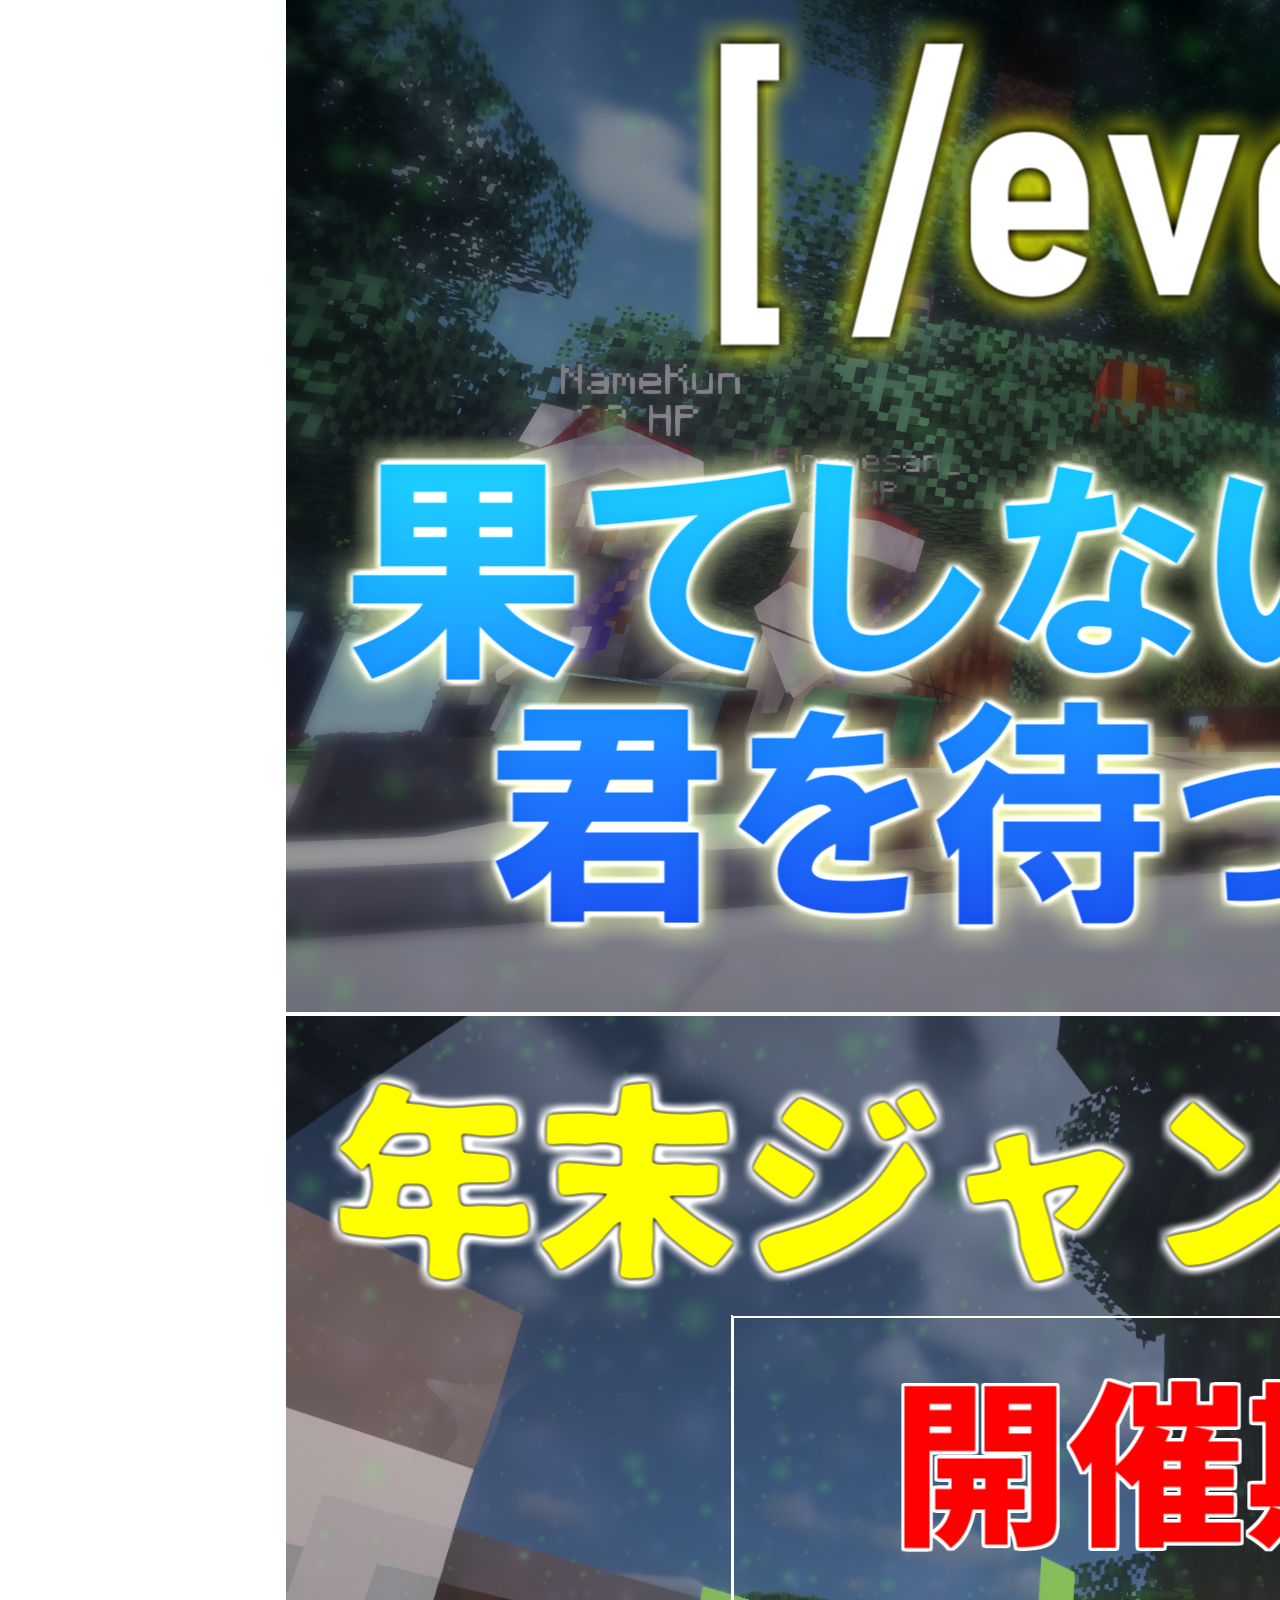
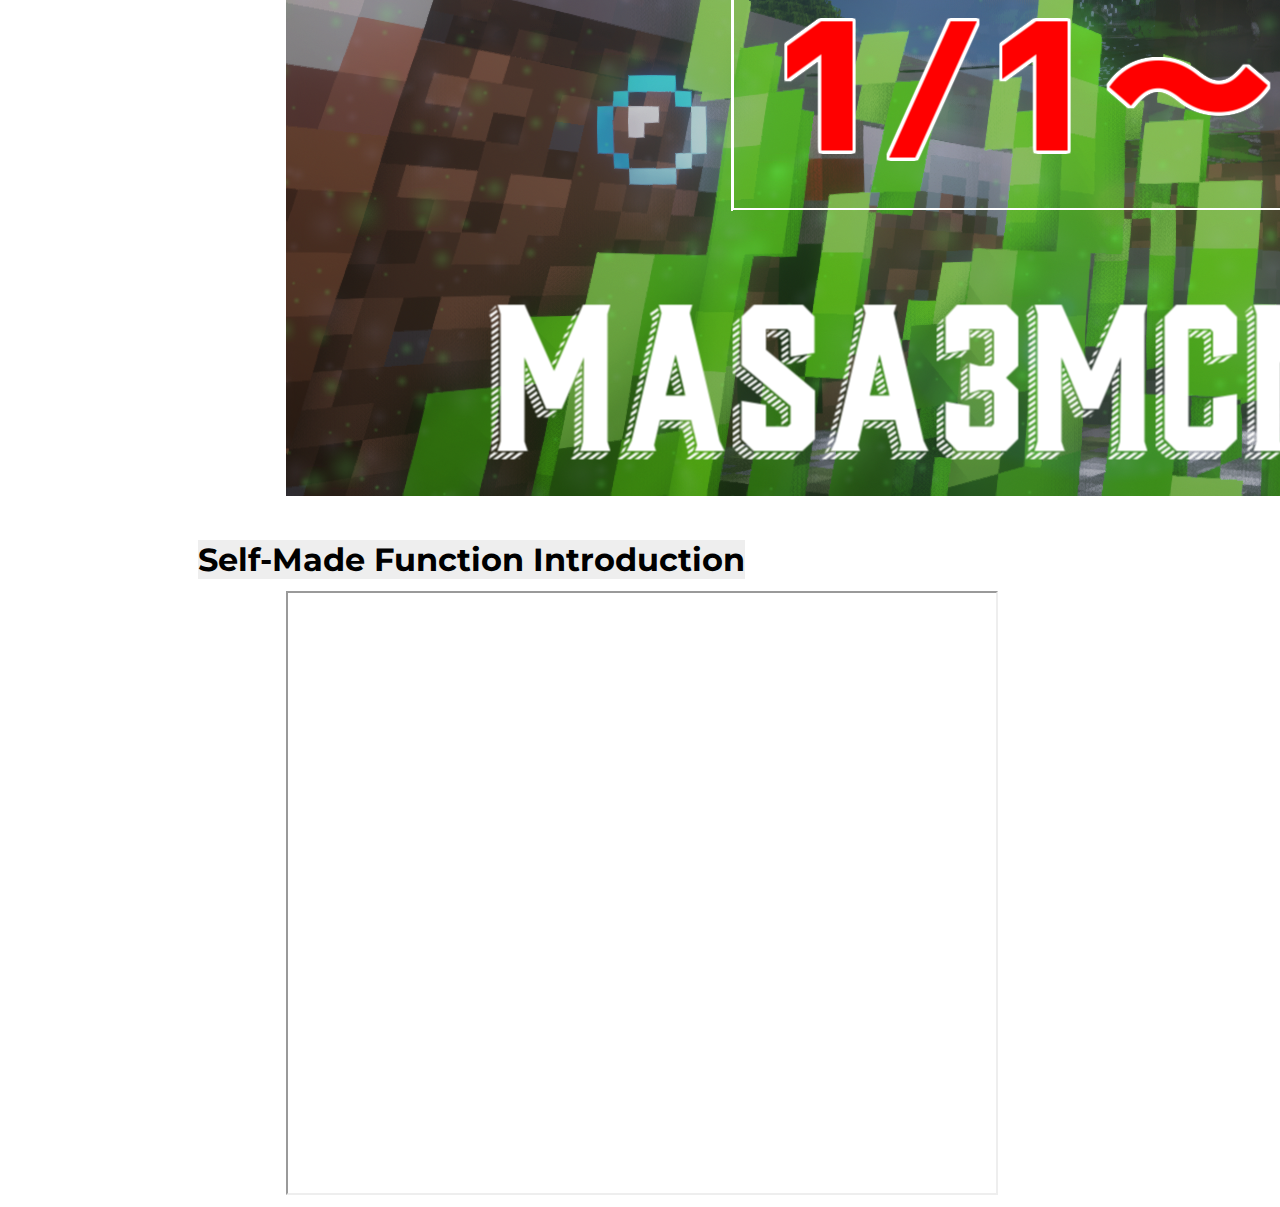
<file: image_example.html>
<!doctype html>
<html lang="en">

<head>
    <meta charset="utf-8">
    <meta name="viewport" content="width=device-width, initial-scale=1">
    <title>ImageExample - Nametarou</title>
    <link href="https://cdn.jsdelivr.net/npm/bootstrap@5.3.0-alpha1/dist/css/bootstrap.min.css" rel="stylesheet" integrity="sha384-GLhlTQ8iRABdZLl6O3oVMWSktQOp6b7In1Zl3/Jr59b6EGGoI1aFkw7cmDA6j6gD" crossorigin="anonymous">
    <link href="https://fonts.googleapis.com/css2?family=Montserrat:wght@100&amp;display=swap" rel="stylesheet">
    <link href="https://fonts.googleapis.com/css2?family=Noto+Sans+JP:wght@300&amp;display=swap" rel="stylesheet">
    <link href="css/images.css" rel="stylesheet">
</head>

<body>
    <a href="index.html" style="text-decoration: none; font-size: 150%">|TopPage</a>
    <div style="margin-left: 5%; margin-right: 5%">
        <h1 id="title">Images and Videos</h1>
    </div>
    <div style="margin-left: 15%; margin-right: 15%; margin-top: 50px;">
        <div class="box11">Enumeration of images and videos I have made is as follows.<br>Basically these are for the Minecraft Server I administer.</div>
        <h1><mark>Fishing Event Announcement</mark></h1>
        <div style="margin-left: 10%; margin-right: 10%">
            <img src="assets/img/head.png" class="img-fluid" alt="head">
            <img src="assets/img/mission1.png" class="img-fluid" alt="mission1">
            <img src="assets/img/mission1_description.png" class="img-fluid" alt="mission1_description">
            <img src="assets/img/mission2.png" class="img-fluid" alt="mission2">
            <img src="assets/img/mission2_description.png" class="img-fluid" alt="mission2_description">
            <img src="assets/img/mission3.png" class="img-fluid" alt="mission3">
            <img src="assets/img/mission3_description.png" class="img-fluid" alt="mission3_description">
            <img src="assets/img/adventure.png" class="img-fluid" alt="adventure">
            <img src="assets/img/footer.png" class="img-fluid" alt="footer">
        </div>
        <div class="border-bottom" style="margin-top: 30px"></div>
        <h1><mark>Self-Made Function Introduction</mark></h1>
        <div style="margin-left: 10%; margin-right: 10%">
            <div class="embed-responsive embed-responsive-16by9">
                <iframe class="embed-responsive-item" width="100%" height="600px" src="https://www.youtube.com/embed/Ya-HXjPIGz0" allowfullscreen></iframe>
            </div>
        </div>
    </div>
    <!--bootstrap js-->
    <script src="https://cdn.jsdelivr.net/npm/bootstrap@5.3.0-alpha1/dist/js/bootstrap.bundle.min.js" integrity="sha384-w76AqPfDkMBDXo30jS1Sgez6pr3x5MlQ1ZAGC+nuZB+EYdgRZgiwxhTBTkF7CXvN" crossorigin="anonymous"></script>
</body>

</html>
</file>
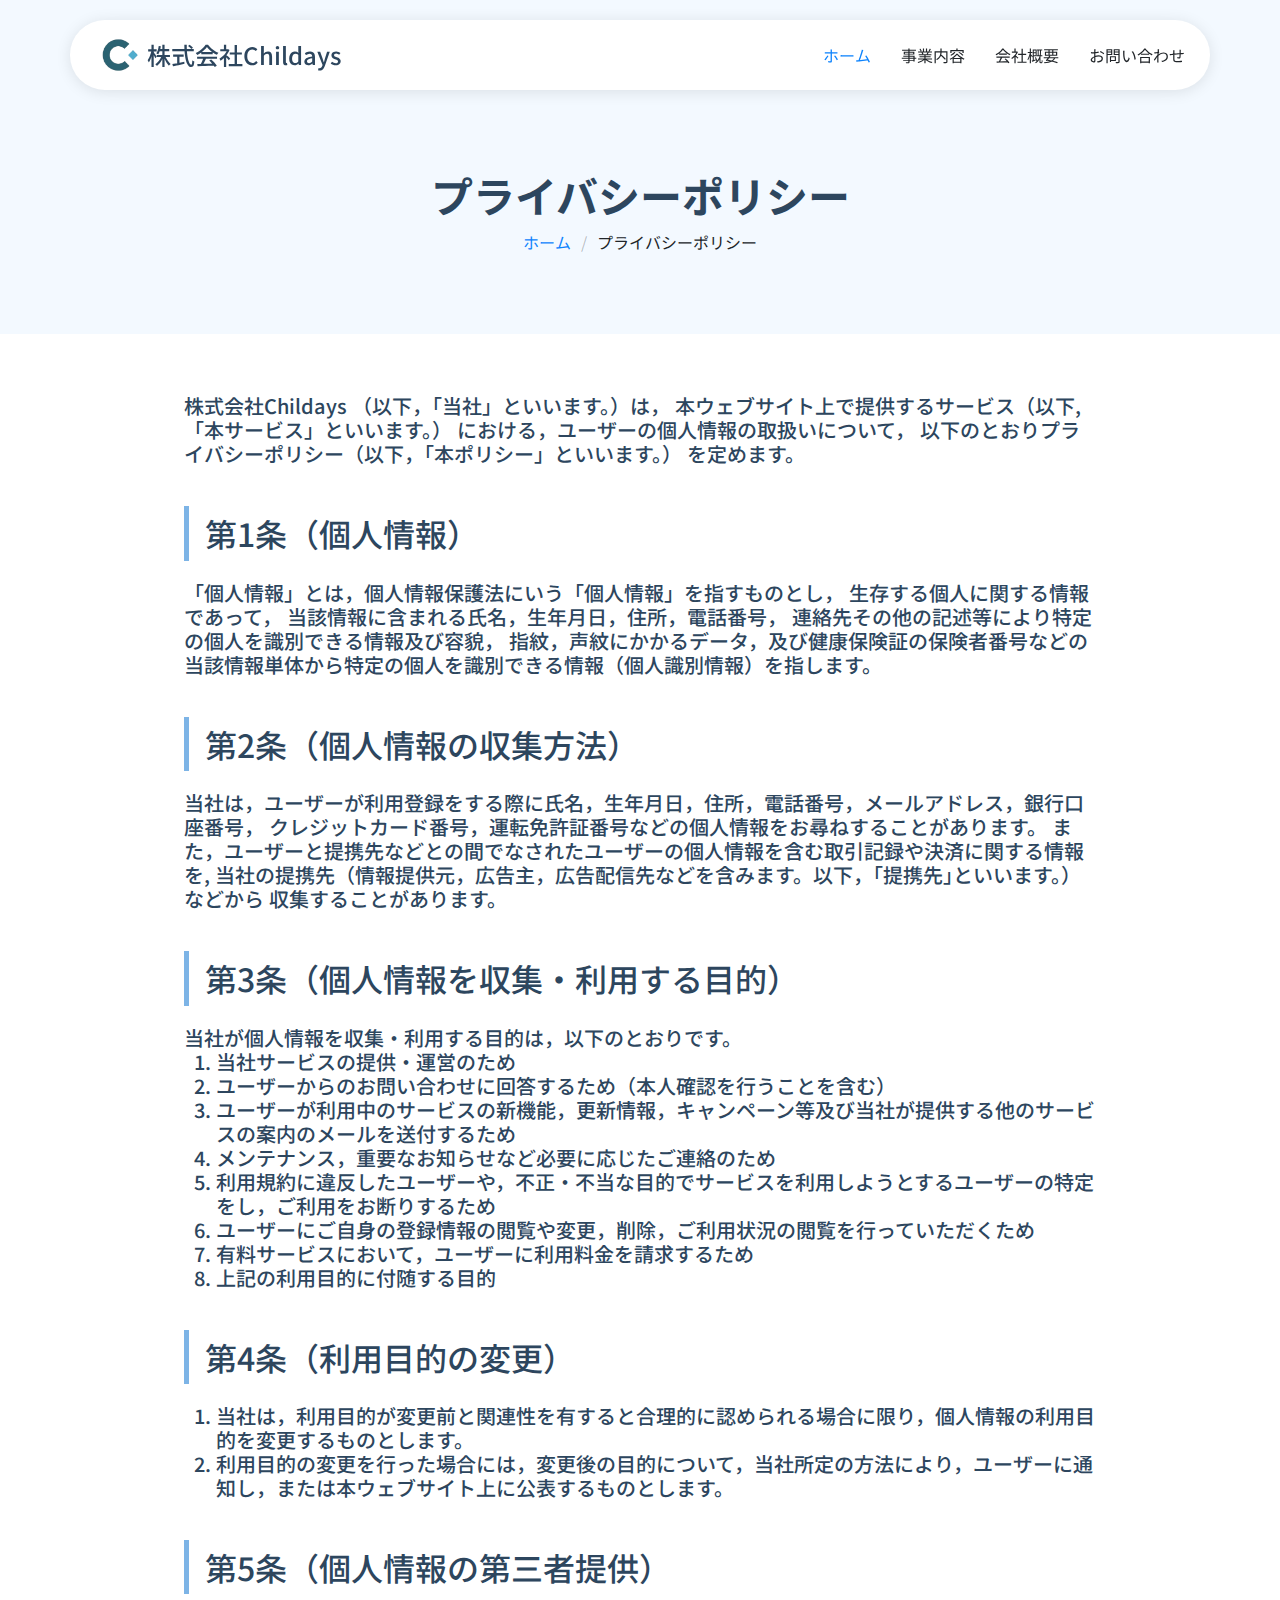
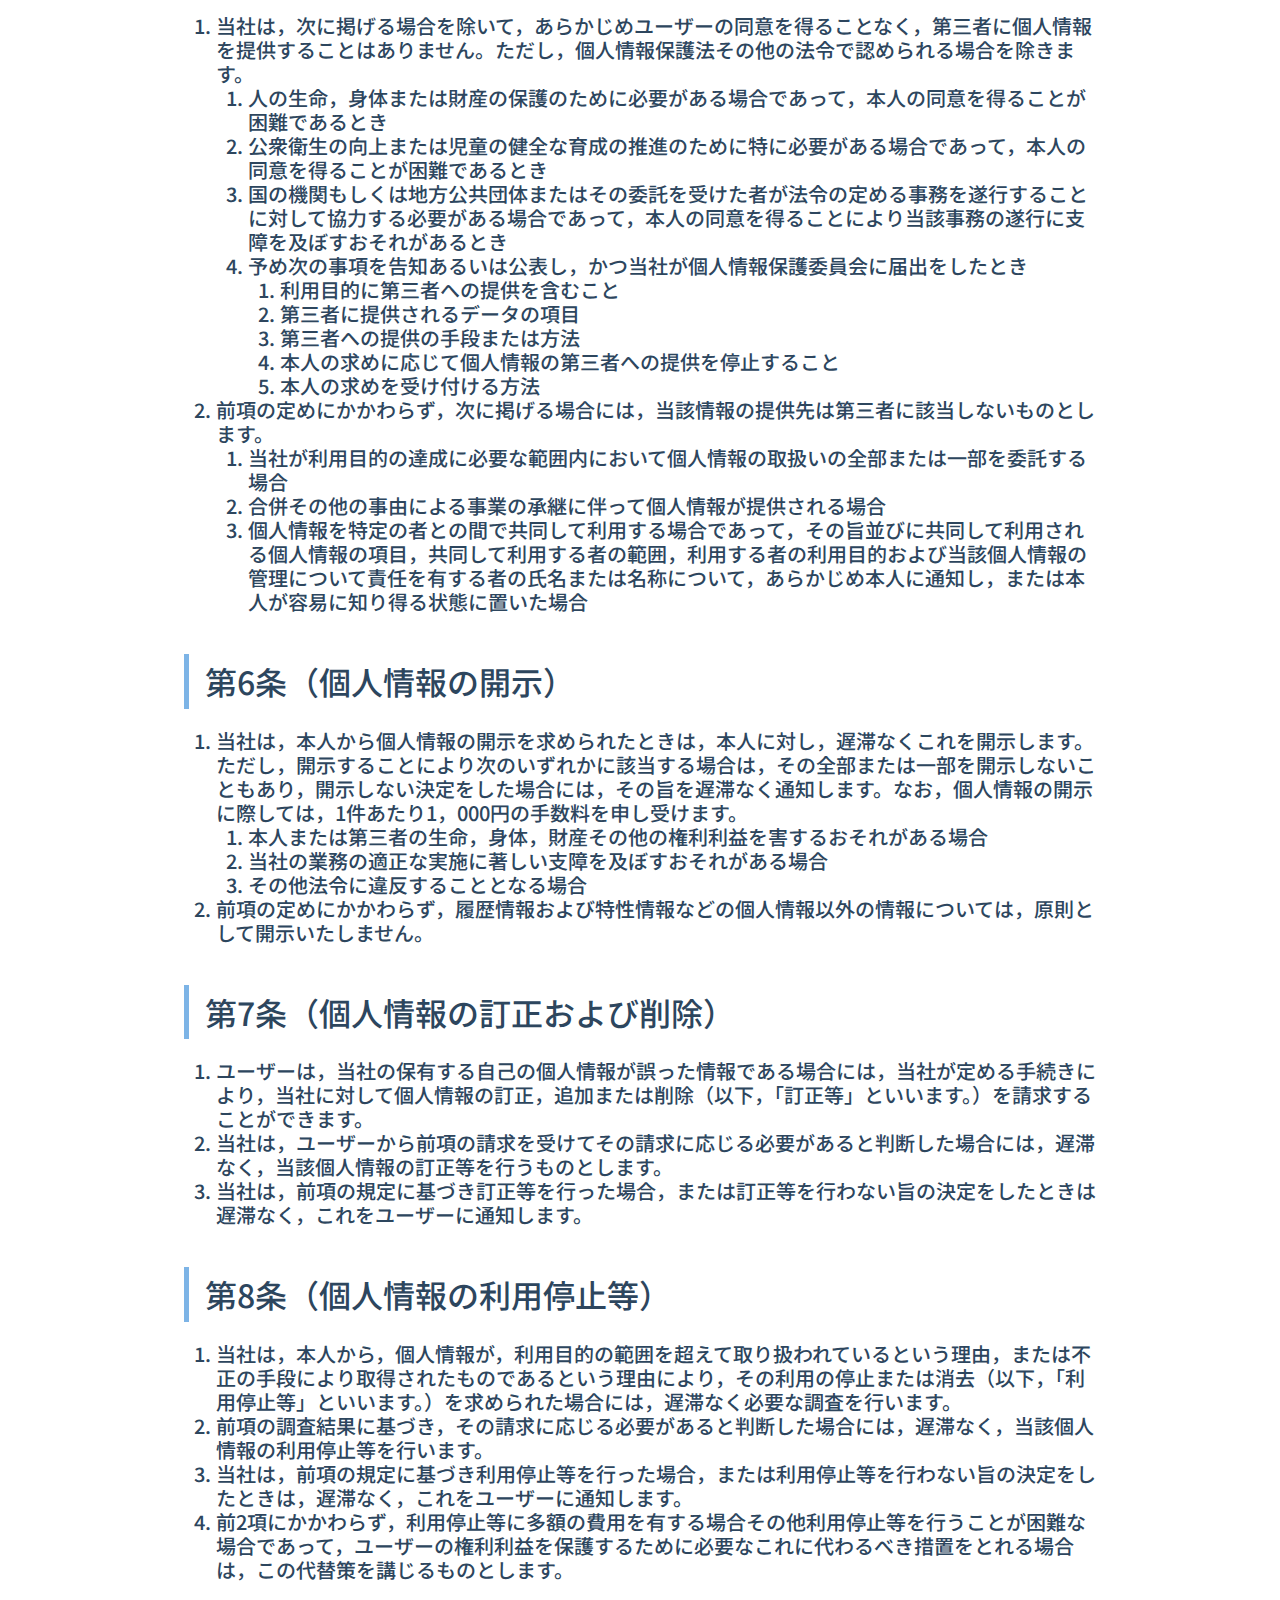
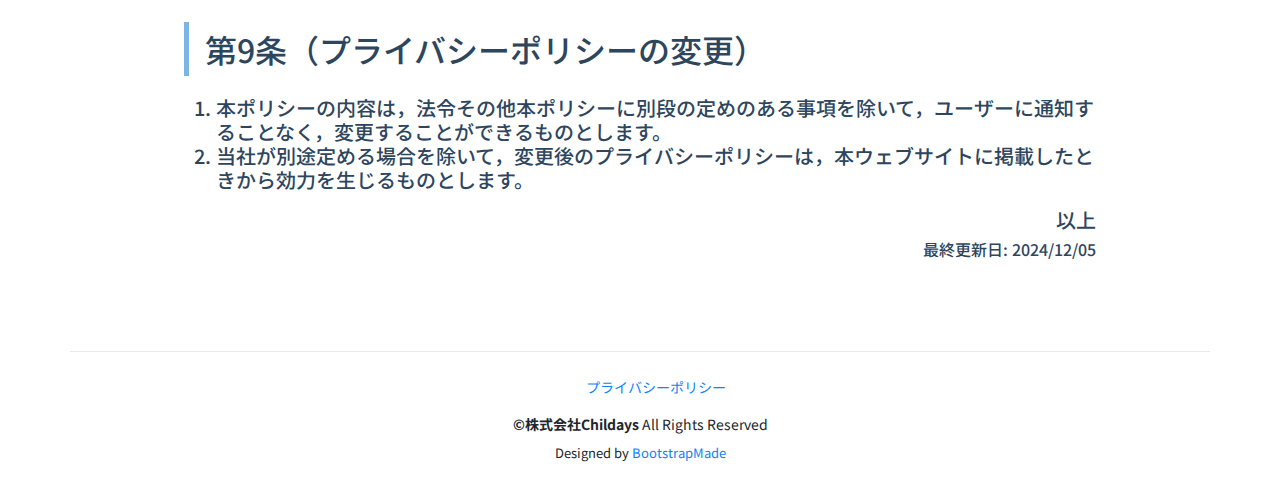
<file: childays/privacy-policy.html>
<!DOCTYPE html>
<html lang="en">

<head>
    <meta charset="utf-8">
    <meta content="width=device-width, initial-scale=1.0" name="viewport">
    <title>プライバシーポリシー | 株式会社Childays</title>
    <meta name="description" content="">
    <meta name="keywords" content="">

    <!-- Favicons -->
    <link href="assets/img/childays-logo.png" rel="icon">

    <!--ogp-->
    <meta property="og:url" content="https://childays.com" />
    <meta property="og:type" content="website" />
    <meta property="og:title" content="プライバシーポリシー | 株式会社Childays" />
    <meta property="og:description" content="アイデアで未来を創る" />
    <meta property="og:site_name" content="株式会社Childays" />

    <!-- Fonts -->
    <link href="https://fonts.googleapis.com" rel="preconnect">
    <link href="https://fonts.gstatic.com" rel="preconnect" crossorigin>
    <link
        href="https://fonts.googleapis.com/css2?family=Roboto:ital,wght@0,100;0,300;0,400;0,500;0,700;0,900;1,100;1,300;1,400;1,500;1,700;1,900&family=Inter:wght@100;200;300;400;500;600;700;800;900&family=Nunito:ital,wght@0,200;0,300;0,400;0,500;0,600;0,700;0,800;0,900;1,200;1,300;1,400;1,500;1,600;1,700;1,800;1,900&display=swap"
        rel="stylesheet">

    <!-- Vendor CSS Files -->
    <link href="assets/vendor/bootstrap/css/bootstrap.min.css" rel="stylesheet">
    <link href="assets/vendor/bootstrap-icons/bootstrap-icons.css" rel="stylesheet">
    <link href="assets/vendor/aos/aos.css" rel="stylesheet">
    <link href="assets/vendor/glightbox/css/glightbox.min.css" rel="stylesheet">
    <link href="assets/vendor/swiper/swiper-bundle.min.css" rel="stylesheet">

    <!-- Main CSS File -->
    <link href="assets/css/main.css" rel="stylesheet">
    <link href="assets/css/privacy.css" rel="stylesheet">

    <link rel="preconnect" href="https://fonts.googleapis.com">
    <link rel="preconnect" href="https://fonts.gstatic.com" crossorigin>
    <link href="https://fonts.googleapis.com/css2?family=Noto+Sans+JP:wght@100..900&display=swap" rel="stylesheet">

    <!-- =======================================================
  * Template Name: iLanding
  * Template URL: https://bootstrapmade.com/ilanding-bootstrap-landing-page-template/
  * Updated: Nov 12 2024 with Bootstrap v5.3.3
  * Author: BootstrapMade.com
  * License: https://bootstrapmade.com/license/
  ======================================================== -->
</head>

<body class="service-details-page">

    <header id="header" class="header d-flex align-items-center fixed-top">
        <div
            class="header-container container-fluid container-xl position-relative d-flex align-items-center justify-content-between">

            <a href="index.html" class="logo d-flex align-items-center me-auto me-xl-0">
                <!-- Uncomment the line below if you also wish to use an image logo -->
                <img src="assets/img/expandchildays.png" alt="">
                <h1 class="sitename">株式会社Childays</h1>
            </a>

            <nav id="navmenu" class="navmenu">
                <ul>
                    <li><a href="index.html" class="active">ホーム</a></li>
                    <li><a href="index.html#services">事業内容</a></li>
                    <li><a href="service-details.html">会社概要</a></li>
                    <li><a href="#contact">お問い合わせ</a></li>
                </ul>
                <i class="mobile-nav-toggle d-xl-none bi bi-list"></i>
            </nav>

        </div>
    </header>

    <main class="main">

        <!-- Page Title -->
        <div class="page-title light-background">
            <div class="container">
                <h1>プライバシーポリシー</h1>
                <nav class="breadcrumbs">
                    <ol>
                        <li><a href="index.html">ホーム</a></li>
                        <li class="current">プライバシーポリシー</li>
                    </ol>
                </nav>
            </div>
        </div><!-- End Page Title -->

        <!-- Service Details Section -->
        <section id="service-details" class="service-details section">
            <div class="container">
                <div class="row gy-5">
                    <div style="padding-left: 10%; padding-right: 10%;">
                        <h4>株式会社Childays
                            （以下，「当社」といいます。）は，
                            本ウェブサイト上で提供するサービス（以下,「本サービス」といいます。）
                            における，ユーザーの個人情報の取扱いについて，
                            以下のとおりプライバシーポリシー（以下，「本ポリシー」といいます。）
                            を定めます。</h4>
                        <h2 class="heading">第1条（個人情報）</h2>
                        <h4>「個人情報」とは，個人情報保護法にいう「個人情報」を指すものとし，
                            生存する個人に関する情報であって，
                            当該情報に含まれる氏名，生年月日，住所，電話番号，
                            連絡先その他の記述等により特定の個人を識別できる情報及び容貌，
                            指紋，声紋にかかるデータ，及び健康保険証の保険者番号などの
                            当該情報単体から特定の個人を識別できる情報（個人識別情報）を指します。</h4>
                        <h2 class="heading">第2条（個人情報の収集方法）</h2>
                        <h4>当社は，ユーザーが利用登録をする際に氏名，生年月日，住所，電話番号，メールアドレス，銀行口座番号，
                            クレジットカード番号，運転免許証番号などの個人情報をお尋ねすることがあります。
                            また，ユーザーと提携先などとの間でなされたユーザーの個人情報を含む取引記録や決済に関する情報を,
                            当社の提携先（情報提供元，広告主，広告配信先などを含みます。以下，｢提携先｣といいます。）などから
                            収集することがあります。</h4>
                        <h2 class="heading">第3条（個人情報を収集・利用する目的）</h2>
                        <h4>当社が個人情報を収集・利用する目的は，以下のとおりです。<br>
                            <ol>
                                <li>当社サービスの提供・運営のため</li>
                                <li>ユーザーからのお問い合わせに回答するため（本人確認を行うことを含む）</li>
                                <li>ユーザーが利用中のサービスの新機能，更新情報，キャンペーン等及び当社が提供する他のサービスの案内のメールを送付するため</li>
                                <li>メンテナンス，重要なお知らせなど必要に応じたご連絡のため</li>
                                <li>利用規約に違反したユーザーや，不正・不当な目的でサービスを利用しようとするユーザーの特定をし，ご利用をお断りするため</li>
                                <li>ユーザーにご自身の登録情報の閲覧や変更，削除，ご利用状況の閲覧を行っていただくため</li>
                                <li>有料サービスにおいて，ユーザーに利用料金を請求するため</li>
                                <li>上記の利用目的に付随する目的</li>
                            </ol>
                        </h4>
                        <h2 class="heading">第4条（利用目的の変更）</h2>
                        <h4>
                            <ol>
                                <li>当社は，利用目的が変更前と関連性を有すると合理的に認められる場合に限り，個人情報の利用目的を変更するものとします。</li>
                                <li>利用目的の変更を行った場合には，変更後の目的について，当社所定の方法により，ユーザーに通知し，または本ウェブサイト上に公表するものとします。</li>
                            </ol>
                        </h4>
                        <h2 class="heading">第5条（個人情報の第三者提供）</h2>
                        <h4>
                            <ol>
                                <li>当社は，次に掲げる場合を除いて，あらかじめユーザーの同意を得ることなく，第三者に個人情報を提供することはありません。ただし，個人情報保護法その他の法令で認められる場合を除きます。
                                    <ol>
                                        <li>人の生命，身体または財産の保護のために必要がある場合であって，本人の同意を得ることが困難であるとき</li>
                                        <li>公衆衛生の向上または児童の健全な育成の推進のために特に必要がある場合であって，本人の同意を得ることが困難であるとき</li>
                                        <li>国の機関もしくは地方公共団体またはその委託を受けた者が法令の定める事務を遂行することに対して協力する必要がある場合であって，本人の同意を得ることにより当該事務の遂行に支障を及ぼすおそれがあるとき
                                        </li>
                                        <li>予め次の事項を告知あるいは公表し，かつ当社が個人情報保護委員会に届出をしたとき
                                            <ol>
                                                <li>利用目的に第三者への提供を含むこと</li>
                                                <li>第三者に提供されるデータの項目</li>
                                                <li>第三者への提供の手段または方法</li>
                                                <li>本人の求めに応じて個人情報の第三者への提供を停止すること</li>
                                                <li>本人の求めを受け付ける方法</li>
                                            </ol>
                                        </li>
                                    </ol>
                                </li>
                                <li>前項の定めにかかわらず，次に掲げる場合には，当該情報の提供先は第三者に該当しないものとします。
                                    <ol>
                                        <li>当社が利用目的の達成に必要な範囲内において個人情報の取扱いの全部または一部を委託する場合</li>
                                        <li>合併その他の事由による事業の承継に伴って個人情報が提供される場合</li>
                                        <li>個人情報を特定の者との間で共同して利用する場合であって，その旨並びに共同して利用される個人情報の項目，共同して利用する者の範囲，利用する者の利用目的および当該個人情報の管理について責任を有する者の氏名または名称について，あらかじめ本人に通知し，または本人が容易に知り得る状態に置いた場合
                                        </li>
                                    </ol>
                                </li>
                            </ol>
                        </h4>
                        <h2 class="heading">第6条（個人情報の開示）</h2>
                        <h4>
                            <ol>
                                <li>当社は，本人から個人情報の開示を求められたときは，本人に対し，遅滞なくこれを開示します。ただし，開示することにより次のいずれかに該当する場合は，その全部または一部を開示しないこともあり，開示しない決定をした場合には，その旨を遅滞なく通知します。なお，個人情報の開示に際しては，1件あたり1，000円の手数料を申し受けます。
                                    <ol>
                                        <li>本人または第三者の生命，身体，財産その他の権利利益を害するおそれがある場合</li>
                                        <li>当社の業務の適正な実施に著しい支障を及ぼすおそれがある場合</li>
                                        <li>その他法令に違反することとなる場合</li>
                                    </ol>
                                </li>
                                <li>前項の定めにかかわらず，履歴情報および特性情報などの個人情報以外の情報については，原則として開示いたしません。</li>
                            </ol>
                        </h4>
                        <h2 class="heading">第7条（個人情報の訂正および削除）</h2>
                        <h4>
                            <ol>
                                <li>ユーザーは，当社の保有する自己の個人情報が誤った情報である場合には，当社が定める手続きにより，当社に対して個人情報の訂正，追加または削除（以下，「訂正等」といいます。）を請求することができます。
                                </li>
                                <li>当社は，ユーザーから前項の請求を受けてその請求に応じる必要があると判断した場合には，遅滞なく，当該個人情報の訂正等を行うものとします。</li>
                                <li>当社は，前項の規定に基づき訂正等を行った場合，または訂正等を行わない旨の決定をしたときは遅滞なく，これをユーザーに通知します。</li>
                            </ol>
                        </h4>
                        <h2 class="heading">第8条（個人情報の利用停止等）</h2>
                        <h4>
                            <ol>
                                <li>当社は，本人から，個人情報が，利用目的の範囲を超えて取り扱われているという理由，または不正の手段により取得されたものであるという理由により，その利用の停止または消去（以下，「利用停止等」といいます。）を求められた場合には，遅滞なく必要な調査を行います。
                                </li>
                                <li>前項の調査結果に基づき，その請求に応じる必要があると判断した場合には，遅滞なく，当該個人情報の利用停止等を行います。</li>
                                <li>当社は，前項の規定に基づき利用停止等を行った場合，または利用停止等を行わない旨の決定をしたときは，遅滞なく，これをユーザーに通知します。</li>
                                <li>前2項にかかわらず，利用停止等に多額の費用を有する場合その他利用停止等を行うことが困難な場合であって，ユーザーの権利利益を保護するために必要なこれに代わるべき措置をとれる場合は，この代替策を講じるものとします。
                                </li>
                            </ol>
                        </h4>
                        <h2 class="heading">第9条（プライバシーポリシーの変更）</h2>
                        <h4>
                            <ol>
                                <li>本ポリシーの内容は，法令その他本ポリシーに別段の定めのある事項を除いて，ユーザーに通知することなく，変更することができるものとします。</li>
                                <li>当社が別途定める場合を除いて，変更後のプライバシーポリシーは，本ウェブサイトに掲載したときから効力を生じるものとします。</li>
                            </ol>
                        </h4>
                        <h5 style="text-align: right;">以上</h5>
                        <h6 style="text-align: right;">最終更新日: 2024/12/05</h6>
                    </div>
                </div>
        </section><!-- /Service Details Section -->

    </main>

    <footer id="footer" class="footer">

        <div class="container copyright text-center mt-4">
            <ul style="list-style-type: none;">
                <li><a href="./privacy-policy.html">プライバシーポリシー</a></li>
            </ul>
            <p><b>©株式会社Childays</b> <span>All Rights Reserved</span></p>
            <div class="credits">
                <!-- All the links in the footer should remain intact. -->
                <!-- You can delete the links only if you've purchased the pro version. -->
                <!-- Licensing information: https://bootstrapmade.com/license/ -->
                <!-- Purchase the pro version with working PHP/AJAX contact form: [buy-url] -->
                Designed by <a href="https://bootstrapmade.com/">BootstrapMade</a>
            </div>
        </div>

    </footer>

    <!-- Scroll Top -->
    <a href="#" id="scroll-top" class="scroll-top d-flex align-items-center justify-content-center"><i
            class="bi bi-arrow-up-short"></i></a>

    <!-- Vendor JS Files -->
    <script src="assets/vendor/bootstrap/js/bootstrap.bundle.min.js"></script>
    <script src="assets/vendor/php-email-form/validate.js"></script>
    <script src="assets/vendor/aos/aos.js"></script>
    <script src="assets/vendor/glightbox/js/glightbox.min.js"></script>
    <script src="assets/vendor/swiper/swiper-bundle.min.js"></script>
    <script src="assets/vendor/purecounter/purecounter_vanilla.js"></script>

    <!-- Main JS File -->
    <script src="assets/js/main.js"></script>

</body>

</html>
</file>
<file: childays/assets/css/service-details.css>
.design10 {
    width: 90%;
    text-align: center;
    border-collapse: collapse;
    border-spacing: 0;
    font-size: 20px;
    margin-left: 5%;
   }
   .design10 tr {
    height: 100px;
   }
   .design10 th {
    padding: 10px;
    border-bottom: solid 2px #778ca3;
    color: #778ca3;
   }
   .design10 td {
    padding: 10px;
    border-bottom: solid 1px #778ca3;
   }
</file>
<file: namekun-button/resources/style.css>
body {
    background: rgb(246, 178, 255);
}

#title {
    font-size: 72px;
    color: rgb(43, 31, 85);
    text-align: center;
}

.button {
    background: rgb(178, 43, 190);
    color: #fff;
    border: 6px;
    padding: 6px;
    border-radius: 4px;
    user-select: none;
    margin: 10px;
}

#bottom-controller {
    position: fixed;
    bottom: 0px;
    left: 0px;
    background-color: rgb(178, 43, 190);
    height: 5vh;
    width: 100%;
}

#play-position {
    width: calc(100% - 70px);
    position: fixed;
    bottom: 8px;
    transform: translateY(-80%);
    right: 10px;
}
#position {
    position: fixed;
    font-size: 12px;
    color: #999;
    left: 60px;
    bottom:6px;
}
#togglePlay {
    position: fixed;
    bottom: 12px;
    left: 5px;
    user-select: none;
    color: #fff;
}

#toggleLoop {
    position: fixed;
    bottom: 12px;
    left: 27px;
    user-select: none;
    color: #666
}
</file>
<file: html/ban/bancss.css>
body {
    margin: 0px;
}
header{
    background-color: whitesmoke;
    height: 60px;
}
header h1 {
    margin: 0px;
    font-family: 'Quicksand', sans-serif;
}
footer {
    background-color: black;
}
footer p{
    color: white;
    text-align:center;
}
#BanHome{
    height: 1000px;
}
#BanId{
    width: 600px;
    margin: auto;
    position: relative; top: 50px;
    border: solid 1px;
    border-radius: 10px;
    background-color: #f7f7f7;
}
#BanId h1{
    color: red;
    position: relative; left: 10px;
    font-family: 'M PLUS Rounded 1c', sans-serif;
}
#BanId p{
    color: red;
    position: relative; left: 20px;
    font-family: 'M PLUS Rounded 1c', sans-serif;
}

#BanRemove{
    width: 600px;
    margin: auto;
    position: relative; top: 80px;
    border: solid 1px;
    border-radius: 10px;
    background-color: #f7f7f7;
}
#BanRemove h1{
    position: relative; left: 10px;
    font-family: 'M PLUS Rounded 1c', sans-serif;
}
#BanRemove p{
    position: relative; left: 20px;
    font-family: 'M PLUS Rounded 1c', sans-serif;
}
#Baninfo{
    width: 600px;
    margin: auto;
    position: relative; top: 110px;
    border: solid 1px;
    border-radius: 10px;
    background-color: #f7f7f7;
}
#Baninfo h1{
    position: relative; left: 10px;
    font-family: 'M PLUS Rounded 1c', sans-serif;
}
#Baninfo p{
    position: relative; left: 20px;
    font-family: 'M PLUS Rounded 1c', sans-serif;
}
#Bang{
    width: 660px;
    margin: auto;
    position: relative; top: 110px;
    border: solid 1px;
    border-radius: 10px;
    background-color: #f7f7f7;
}
#t{
    text-decoration: none;
    color: #000;
}
a{
    text-decoration: none;
}
#lol{
    width: 600px;
    margin: auto;
    position: relative; top: 150px;
    background-color: azure;
}
</file>
<file: css/images.css>
#title {
    font-family: 'Noto Sans JP', sans-serif;
    padding: 0.25em 0.5em;
    color: #494949;
    background: transparent;
    border-left: solid 5px #7db4e6;
}

h1 {
    font-family: 'Montserrat', 'Noto Sans JP', sans-serif;
    position: relative;
    top: 10px;
}

h4 {
    font-family: 'Noto Sans JP', sans-serif;
}

h1 {
    display: block;
    font-size: 2em;
    margin-block-start: 0.67em;
    margin-block-end: 0.67em;
    margin-inline-start: 0px;
    margin-inline-end: 0px;
    font-weight: bold;
}

.box11 {
    padding: 0.5em 1em;
    margin: 2em 0;
    color: #5d627b;
    background: white;
    border-top: solid 5px #5d627b;
    box-shadow: 0 3px 5px rgba(0, 0, 0, 0.22);
    font-size: 130%;
}

mark {
    background-color: #eee;
}
</file>
<file: childays/assets/css/privacy.css>
.heading {
    padding: 0.25em 0.5em;/*上下 左右の余白*/
    color: #494949;/*文字色*/
    background: transparent;/*背景透明に*/
    border-left: solid 5px #7db4e6;/*左線*/
    margin-top: 40px;
    margin-bottom: 20px;
    color: #2d465e
  }
 h4 {
  font-size: 20px;
}

 h4 ol li {
    list-style: decimal;
  }
</file>
<file: childays/assets/css/main.css>
/**
* Template Name: iLanding
* Template URL: https://bootstrapmade.com/ilanding-bootstrap-landing-page-template/
* Updated: Nov 12 2024 with Bootstrap v5.3.3
* Author: BootstrapMade.com
* License: https://bootstrapmade.com/license/
*/

/*--------------------------------------------------------------
# Font & Color Variables
# Help: https://bootstrapmade.com/color-system/
--------------------------------------------------------------*/
/* Fonts */
:root {
  --default-font: "Noto Sans JP",  system-ui, -apple-system, "Segoe UI", Roboto, "Helvetica Neue", Arial, "Noto Sans", "Liberation Sans", sans-serif, "Apple Color Emoji", "Segoe UI Emoji", "Segoe UI Symbol", "Noto Color Emoji";
  --heading-font:  "Noto Sans JP",  sans-serif;
  --nav-font:  "Noto Sans JP",  sans-serif;
}

/* Global Colors - The following color variables are used throughout the website. Updating them here will change the color scheme of the entire website */
:root { 
  --background-color: #ffffff; /* Background color for the entire website, including individual sections */
  --default-color: #212529; /* Default color used for the majority of the text content across the entire website */
  --heading-color: #2d465e; /* Color for headings, subheadings and title throughout the website */
  --accent-color: #0d83fd; /* Accent color that represents your brand on the website. It's used for buttons, links, and other elements that need to stand out */
  --surface-color: #ffffff; /* The surface color is used as a background of boxed elements within sections, such as cards, icon boxes, or other elements that require a visual separation from the global background. */
  --contrast-color: #ffffff; /* Contrast color for text, ensuring readability against backgrounds of accent, heading, or default colors. */
}

/* Nav Menu Colors - The following color variables are used specifically for the navigation menu. They are separate from the global colors to allow for more customization options */
:root {
  --nav-color: #212529;  /* The default color of the main navmenu links */
  --nav-hover-color: #0d83fd; /* Applied to main navmenu links when they are hovered over or active */
  --nav-mobile-background-color: #ffffff; /* Used as the background color for mobile navigation menu */
  --nav-dropdown-background-color: #ffffff; /* Used as the background color for dropdown items that appear when hovering over primary navigation items */
  --nav-dropdown-color: #212529; /* Used for navigation links of the dropdown items in the navigation menu. */
  --nav-dropdown-hover-color: #0d83fd; /* Similar to --nav-hover-color, this color is applied to dropdown navigation links when they are hovered over. */
}

/* Color Presets - These classes override global colors when applied to any section or element, providing reuse of the sam color scheme. */

.light-background {
  --background-color: #f3f9ff;
  --surface-color: #ffffff;
}

.dark-background {
  --background-color: #0d83fd;
  --default-color: #ffffff;
  --heading-color: #ffffff;
  --surface-color: #409dfd;
  --contrast-color: #ffffff;
}

/* Smooth scroll */
:root {
  scroll-behavior: smooth;
}

/*--------------------------------------------------------------
# General Styling & Shared Classes
--------------------------------------------------------------*/
body {
  color: var(--default-color);
  background-color: var(--background-color);
  font-family: var(--default-font);
}

a {
  color: var(--accent-color);
  text-decoration: none;
  transition: 0.3s;
}

a:hover {
  color: color-mix(in srgb, var(--accent-color), transparent 25%);
  text-decoration: none;
}

h1,
h2,
h3,
h4,
h5,
h6 {
  color: var(--heading-color);
  font-family: var(--heading-font);
}

/* PHP Email Form Messages
------------------------------*/
.php-email-form .error-message {
  display: none;
  background: #df1529;
  color: #ffffff;
  text-align: left;
  padding: 15px;
  margin-bottom: 24px;
  font-weight: 600;
}

.php-email-form .sent-message {
  display: none;
  color: #ffffff;
  background: #059652;
  text-align: center;
  padding: 15px;
  margin-bottom: 24px;
  font-weight: 600;
}

.php-email-form .loading {
  display: none;
  background: var(--surface-color);
  text-align: center;
  padding: 15px;
  margin-bottom: 24px;
}

.php-email-form .loading:before {
  content: "";
  display: inline-block;
  border-radius: 50%;
  width: 24px;
  height: 24px;
  margin: 0 10px -6px 0;
  border: 3px solid var(--accent-color);
  border-top-color: var(--surface-color);
  animation: php-email-form-loading 1s linear infinite;
}

@keyframes php-email-form-loading {
  0% {
    transform: rotate(0deg);
  }

  100% {
    transform: rotate(360deg);
  }
}

/*--------------------------------------------------------------
# Global Header
--------------------------------------------------------------*/
.header {
  --background-color: rgba(255, 255, 255, 0);
  color: var(--default-color);
  background-color: var(--background-color);
  padding: 20px 0;
  transition: all 0.5s;
  z-index: 997;
}

.header .header-container {
  background: var(--surface-color);
  border-radius: 50px;
  padding: 5px 25px;
  box-shadow: 0px 2px 15px rgba(0, 0, 0, 0.1);
}

.scrolled .header .header-container {
  background: color-mix(in srgb, var(--surface-color), transparent 5%);
}

.header .logo {
  line-height: 1;
  padding-left: 5px;
}

.header .logo img {
  max-height: 36px;
  margin-right: 8px;
}

.header .logo h1 {
  font-size: 24px;
  margin: 0;
  font-weight: 500;
  color: var(--heading-color);
}

.header .btn-getstarted,
.header .btn-getstarted:focus {
  color: var(--contrast-color);
  background: var(--accent-color);
  font-size: 14px;
  padding: 8px 20px;
  margin: 0 0 0 30px;
  border-radius: 50px;
  transition: 0.3s;
}

.header .btn-getstarted:hover,
.header .btn-getstarted:focus:hover {
  color: var(--contrast-color);
  background: color-mix(in srgb, var(--accent-color), transparent 15%);
}

@media (max-width: 1200px) {
  .header {
    padding-top: 10px;
  }

  .header .header-container {
    margin-left: 10px;
    margin-right: 10px;
    padding: 10px 5px 10px 15px;
  }

  .header .logo {
    order: 1;
  }

  .header .btn-getstarted {
    order: 2;
    margin: 0 10px 0 0;
    padding: 6px 15px;
  }

  .header .navmenu {
    order: 3;
  }
}

/*--------------------------------------------------------------
# Navigation Menu
--------------------------------------------------------------*/
/* Navmenu - Desktop */
@media (min-width: 1200px) {
  .navmenu {
    padding: 0;
  }

  .navmenu ul {
    margin: 0;
    padding: 0;
    display: flex;
    list-style: none;
    align-items: center;
  }

  .navmenu li {
    position: relative;
  }

  .navmenu a,
  .navmenu a:focus {
    color: var(--nav-color);
    padding: 18px 15px;
    font-size: 16px;
    font-family: var(--nav-font);
    font-weight: 400;
    display: flex;
    align-items: center;
    justify-content: space-between;
    white-space: nowrap;
    transition: 0.3s;
  }

  .navmenu a i,
  .navmenu a:focus i {
    font-size: 12px;
    line-height: 0;
    margin-left: 5px;
    transition: 0.3s;
  }

  .navmenu li:last-child a {
    padding-right: 0;
  }

  .navmenu li:hover>a,
  .navmenu .active,
  .navmenu .active:focus {
    color: var(--nav-hover-color);
  }

  .navmenu .dropdown ul {
    margin: 0;
    padding: 10px 0;
    background: var(--nav-dropdown-background-color);
    display: block;
    position: absolute;
    visibility: hidden;
    left: 14px;
    top: 130%;
    opacity: 0;
    transition: 0.3s;
    border-radius: 4px;
    z-index: 99;
    box-shadow: 0px 0px 30px rgba(0, 0, 0, 0.1);
  }

  .navmenu .dropdown ul li {
    min-width: 200px;
  }

  .navmenu .dropdown ul a {
    padding: 10px 20px;
    font-size: 15px;
    text-transform: none;
    color: var(--nav-dropdown-color);
  }

  .navmenu .dropdown ul a i {
    font-size: 12px;
  }

  .navmenu .dropdown ul a:hover,
  .navmenu .dropdown ul .active:hover,
  .navmenu .dropdown ul li:hover>a {
    color: var(--nav-dropdown-hover-color);
  }

  .navmenu .dropdown:hover>ul {
    opacity: 1;
    top: 100%;
    visibility: visible;
  }

  .navmenu .dropdown .dropdown ul {
    top: 0;
    left: -90%;
    visibility: hidden;
  }

  .navmenu .dropdown .dropdown:hover>ul {
    opacity: 1;
    top: 0;
    left: -100%;
    visibility: visible;
  }
}

/* Navmenu - Mobile */
@media (max-width: 1199px) {
  .mobile-nav-toggle {
    display: none; /* ハンバーガーメニューを非表示にする */
  }

  .navmenu {
    padding: 0;
    z-index: 9997;
  }

  .navmenu ul {
    display: flex !important; /* フレックスボックスで水平表示 */
    flex-direction: row; /* 水平方向に表示 */
    justify-content: space-around; /* 各メニューを均等に配置 */
    align-items: center;
    padding: 0;
    margin: 0;
    background-color: transparent; /* 背景色を削除 */
    box-shadow: none; /* 影を削除 */
  }

  .navmenu ul li {
    margin: 0 5px; /* メニュー間の間隔を調整 */
    list-style: none; /* リストスタイルを削除 */
  }

  .navmenu a,
  .navmenu a:focus {
    color: var(--nav-color); /* ナビゲーションのテキストカラー */
    padding: 10px 15px; /* クリック領域を調整 */
    font-family: var(--nav-font);
    font-size: 14px; /* モバイル向けにフォントサイズを調整 */
    font-weight: 400;
    text-decoration: none;
    white-space: nowrap;
    transition: color 0.3s;
  }

  .navmenu a:hover,
  .navmenu .active {
    color: var(--nav-hover-color); /* ホバー時の色 */
  }

  /* ドロップダウンメニューを非表示にする */
  .navmenu .dropdown ul {
    display: none;
  }

  .mobile-nav-active {
    overflow: visible; /* モバイルでスクロール可能にする */
  }
}


/*--------------------------------------------------------------
# Global Footer
--------------------------------------------------------------*/
.footer {
  color: var(--default-color);
  background-color: var(--background-color);
  font-size: 14px;
  position: relative;
}

.footer .footer-top {
  padding-top: 50px;
}

.footer .footer-about .logo {
  line-height: 1;
  margin-bottom: 25px;
}

.footer .footer-about .logo img {
  max-height: 40px;
  margin-right: 6px;
}

.footer .footer-about .logo span {
  color: var(--heading-color);
  font-family: var(--heading-font);
  font-size: 26px;
  font-weight: 700;
  letter-spacing: 1px;
}

.footer .footer-about p {
  font-size: 14px;
  font-family: var(--heading-font);
}

.footer .social-links a {
  display: flex;
  align-items: center;
  justify-content: center;
  width: 40px;
  height: 40px;
  border-radius: 50%;
  border: 1px solid color-mix(in srgb, var(--default-color), transparent 50%);
  font-size: 16px;
  color: color-mix(in srgb, var(--default-color), transparent 20%);
  margin-right: 10px;
  transition: 0.3s;
}

.footer .social-links a:hover {
  color: var(--accent-color);
  border-color: var(--accent-color);
}

.footer h4 {
  font-size: 16px;
  font-weight: bold;
  position: relative;
  padding-bottom: 12px;
}

.footer .footer-links {
  margin-bottom: 30px;
}

.footer .footer-links ul {
  list-style: none;
  padding: 0;
  margin: 0;
}

.footer .footer-links ul i {
  padding-right: 2px;
  font-size: 12px;
  line-height: 0;
}

.footer .footer-links ul li {
  padding: 10px 0;
  display: flex;
  align-items: center;
}

.footer .footer-links ul li:first-child {
  padding-top: 0;
}

.footer .footer-links ul a {
  color: color-mix(in srgb, var(--default-color), transparent 30%);
  display: inline-block;
  line-height: 1;
}

.footer .footer-links ul a:hover {
  color: var(--accent-color);
}

.footer .footer-contact p {
  margin-bottom: 5px;
}

.footer .copyright {
  padding: 25px 0;
  border-top: 1px solid color-mix(in srgb, var(--default-color), transparent 90%);
}

.footer .copyright p {
  margin-bottom: 0;
}

.footer .credits {
  margin-top: 8px;
  font-size: 13px;
}

/*--------------------------------------------------------------
# Scroll Top Button
--------------------------------------------------------------*/
.scroll-top {
  position: fixed;
  visibility: hidden;
  opacity: 0;
  right: 15px;
  bottom: -15px;
  z-index: 99999;
  background-color: var(--accent-color);
  width: 44px;
  height: 44px;
  border-radius: 50px;
  transition: all 0.4s;
}

.scroll-top i {
  font-size: 24px;
  color: var(--contrast-color);
  line-height: 0;
}

.scroll-top:hover {
  background-color: color-mix(in srgb, var(--accent-color), transparent 20%);
  color: var(--contrast-color);
}

.scroll-top.active {
  visibility: visible;
  opacity: 1;
  bottom: 15px;
}

/*--------------------------------------------------------------
# Disable aos animation delay on mobile devices
--------------------------------------------------------------*/
@media screen and (max-width: 768px) {
  [data-aos-delay] {
    transition-delay: 0 !important;
  }
}

/*--------------------------------------------------------------
# Global Page Titles & Breadcrumbs
--------------------------------------------------------------*/
.page-title {
  color: var(--default-color);
  background-color: var(--background-color);
  padding: 170px 0 80px 0;
  text-align: center;
  position: relative;
}

.page-title h1 {
  font-size: 42px;
  font-weight: 700;
  margin-bottom: 10px;
}

.page-title .breadcrumbs ol {
  display: flex;
  flex-wrap: wrap;
  list-style: none;
  justify-content: center;
  padding: 0;
  margin: 0;
  font-size: 16px;
  font-weight: 400;
}

.page-title .breadcrumbs ol li+li {
  padding-left: 10px;
}

.page-title .breadcrumbs ol li+li::before {
  content: "/";
  display: inline-block;
  padding-right: 10px;
  color: color-mix(in srgb, var(--default-color), transparent 70%);
}

/*--------------------------------------------------------------
# Global Sections
--------------------------------------------------------------*/
section,
.section {
  color: var(--default-color);
  background-color: var(--background-color);
  padding: 60px 0;
  scroll-margin-top: 90px;
  overflow: clip;
}

@media (max-width: 1199px) {

  section,
  .section {
    scroll-margin-top: 66px;
  }
}

/*--------------------------------------------------------------
# Global Section Titles
--------------------------------------------------------------*/
.section-title {
  text-align: center;
  padding-bottom: 60px;
  position: relative;
}

.section-title h2 {
  font-size: 32px;
  font-weight: 700;
  margin-bottom: 20px;
  padding-bottom: 20px;
  position: relative;
}

.section-title h2:after {
  content: "";
  position: absolute;
  display: block;
  width: 50px;
  height: 3px;
  background: var(--accent-color);
  left: 0;
  right: 0;
  bottom: 0;
  margin: auto;
}

.section-title p {
  margin-bottom: 0;
}

/*--------------------------------------------------------------
# Hero Section
--------------------------------------------------------------*/
.hero {
  position: relative;
  padding-top: 160px;
  background: linear-gradient(135deg, color-mix(in srgb, var(--accent-color), transparent 95%) 50%, color-mix(in srgb, var(--accent-color), transparent 98%) 25%, transparent 50%);
}

.hero::before {
  content: "";
  position: absolute;
  top: 0;
  left: 0;
  width: 100%;
  height: 100%;
  background: radial-gradient(circle at 90% 10%, color-mix(in srgb, var(--accent-color), transparent 92%), transparent 40%);
  pointer-events: none;
}

.hero .hero-content {
  position: relative;
  z-index: 1;
}

.hero .hero-content h1 {
  font-size: 3.5rem;
  font-weight: 700;
  line-height: 1.2;
  margin-bottom: 1.5rem;
}

.hero .hero-content h1 .accent-text {
  color: var(--accent-color);
}

@media (max-width: 992px) {
  .hero .hero-content {
    text-align: center;
    margin-bottom: 3rem;
  }

  .hero .hero-content h1 {
    font-size: 2.5rem;
  }

  .hero .hero-content .hero-buttons {
    justify-content: center;
  }
}

@media (max-width: 575px) {
  .hero .hero-content h1 {
    font-size: 2rem;
  }
}

.hero .company-badge {
  display: inline-flex;
  align-items: center;
  padding: 0.5rem 1rem;
  background-color: color-mix(in srgb, var(--accent-color), transparent 92%);
  border-radius: 50px;
  color: var(--accent-color);
  font-weight: 500;
}

.hero .company-badge i {
  font-size: 1.25rem;
}

.hero .btn-primary {
  background-color: var(--accent-color);
  border-color: var(--accent-color);
  color: var(--contrast-color);
  padding: 0.75rem 2.5rem;
  border-radius: 50px;
  font-weight: 500;
  transition: all 0.3s ease;
}

.hero .btn-primary:hover {
  background-color: color-mix(in srgb, var(--accent-color), black 20%);
  border-color: color-mix(in srgb, var(--accent-color), black 20%);
}

.hero .btn-link {
  color: var(--heading-color);
  text-decoration: none;
  font-weight: 500;
  transition: all 0.3s ease;
}

.hero .btn-link:hover {
  color: var(--accent-color);
}

.hero .btn-link i {
  font-size: 1.5rem;
  vertical-align: middle;
}

.hero .hero-image {
  position: relative;
  text-align: center;
  z-index: 1;
}

.hero .hero-image img {
  max-width: 100%;
  height: auto;
}

.hero .customers-badge {
  position: absolute;
  bottom: 10px;
  right: 30px;
  background-color: var(--surface-color);
  padding: 1rem;
  border-radius: 10px;
  box-shadow: 0 5px 20px rgba(0, 0, 0, 0.1);
  max-width: 300px;
  animation: float-badge 3s ease-in-out infinite;
  will-change: transform;
}

.hero .customers-badge .customer-avatars {
  display: flex;
  align-items: center;
  margin-bottom: 0.5rem;
}

.hero .customers-badge .avatar {
  width: 35px;
  height: 35px;
  border-radius: 50%;
  border: 2px solid var(--surface-color);
  margin-left: -8px;
}

.hero .customers-badge .avatar:first-child {
  margin-left: 0;
}

.hero .customers-badge .avatar.more {
  background-color: var(--accent-color);
  color: var(--contrast-color);
  display: flex;
  align-items: center;
  justify-content: center;
  font-size: 0.75rem;
  font-weight: 600;
}

.hero .customers-badge p {
  font-size: 0.875rem;
  color: color-mix(in srgb, var(--default-color), transparent 40%);
}

@media (max-width: 992px) {
  .hero .customers-badge {
    position: static;
    margin: 1rem auto;
    max-width: 250px;
  }
}

.hero .stats-row {
  position: relative;
  z-index: 1;
  margin-top: 5rem;
  background-color: var(--surface-color);
  border-radius: 20px;
  box-shadow: 0 5px 15px rgba(0, 0, 0, 0.05);
  padding-bottom: 2rem;
}

.hero .stat-item {
  display: flex;
  align-items: center;
  gap: 1rem;
  padding: 2rem;
}

.hero .stat-item .stat-icon {
  flex-shrink: 0;
  width: 64px;
  height: 64px;
  display: flex;
  align-items: center;
  justify-content: center;
  background-color: color-mix(in srgb, var(--accent-color), transparent 92%);
  border-radius: 50px;
  transition: 0.3s;
}

.hero .stat-item .stat-icon i {
  font-size: 1.5rem;
  color: var(--accent-color);
}

.hero .stat-item:hover .stat-icon {
  background-color: var(--accent-color);
}

.hero .stat-item:hover .stat-icon i {
  color: var(--contrast-color);
}

.hero .stat-item .stat-content {
  flex-grow: 1;
}

.hero .stat-item .stat-content h4 {
  font-size: 1.25rem;
  margin-bottom: 0.25rem;
  font-weight: 600;
}

.hero .stat-item .stat-content p {
  font-size: 0.875rem;
  color: color-mix(in srgb, var(--default-color), transparent 40%);
  margin: 0;
}

@media (max-width: 575px) {
  .hero .stat-item {
    padding: 1.5rem;
  }
}

@keyframes float-badge {
  0% {
    transform: translateY(0);
  }

  50% {
    transform: translateY(-10px);
  }

  100% {
    transform: translateY(0);
  }
}

/*--------------------------------------------------------------
# About Section
--------------------------------------------------------------*/
.about .about-meta {
  color: var(--accent-color);
  font-weight: 600;
  margin-bottom: 1rem;
  display: inline-block;
}

.about .about-title {
  font-size: 1.75rem;
  margin-bottom: 1rem;
  line-height: 1.2;
  font-weight: 700;
}

@media (max-width: 992px) {
  .about .about-title {
    font-size: 2rem;
  }
}

.about .about-description {
  margin-bottom: 2rem;
  color: color-mix(in srgb, var(--default-color), transparent 20%);
}

.about .feature-list-wrapper {
  margin-bottom: 2rem;
}

.about .feature-list {
  list-style: none;
  padding: 0;
  margin: 0;
}

.about .feature-list li {
  display: flex;
  align-items: center;
  gap: 0.75rem;
  margin-bottom: 1rem;
  font-size: 1rem;
}

.about .feature-list li i {
  color: var(--accent-color);
  font-size: 1.25rem;
}

.about .profile .profile-image {
  width: 60px;
  height: 60px;
  border-radius: 50%;
  object-fit: cover;
}

.about .profile .profile-name {
  font-size: 1.125rem;
  margin: 0;
}

.about .profile .profile-position {
  color: var(--accent-color);
  margin: 0;
  font-size: 0.875rem;
}

.about .contact-info {
  padding: 1rem 1.5rem;
  background-color: var(--surface-color);
  border-radius: 0.5rem;
  box-shadow: 0 0 15px rgba(0, 0, 0, 0.06);
}

.about .contact-info i {
  color: var(--accent-color);
  font-size: 1.5rem;
}

.about .contact-info .contact-label {
  color: color-mix(in srgb, var(--default-color), transparent 30%);
  font-size: 0.875rem;
  margin: 0;
}

.about .contact-info .contact-number {
  font-weight: 600;
  margin: 0;
}

.about .image-wrapper {
  position: relative;
}

@media (max-width: 992px) {
  .about .image-wrapper {
    padding-left: 0;
    margin-top: 3rem;
    display: flex;
    flex-direction: column;
    gap: 2rem;
  }
}

@media (max-width: 992px) {
  .about .image-wrapper .images {
    display: flex;
    flex-direction: column;
    gap: 1.5rem;
  }
}

@media (max-width: 992px) {
  .about .image-wrapper .main-image {
    margin-left: 0;
  }
}

.about .image-wrapper .small-image {
  position: absolute;
  top: 20%;
  left: -10%;
  width: 45%;
  border: 8px solid var(--surface-color);
}

@media (max-width: 992px) {
  .about .image-wrapper .small-image {
    position: static;
    width: 100%;
    margin: 0 auto;
    border: 0;
  }
}

.about .image-wrapper .experience-badge {
  position: absolute;
  bottom: 5%;
  right: 5%;
  background-color: var(--accent-color);
  color: var(--contrast-color);
  padding: 1.5rem;
  border-radius: 0.5rem;
  text-align: center;
  min-width: 200px;
  animation: experience-float 3s ease-in-out infinite;
}

@media (max-width: 992px) {
  .about .image-wrapper .experience-badge {
    position: static;
    width: fit-content;
    margin: 0 auto;
  }
}

.about .image-wrapper .experience-badge h3 {
  color: var(--contrast-color);
  font-size: 2.5rem;
  margin: 0;
  line-height: 0.5;
}

.about .image-wrapper .experience-badge h3 span {
  font-size: 1rem;
  display: inline-block;
  margin-left: 0.25rem;
}

.about .image-wrapper .experience-badge p {
  margin: 0.5rem 0 0;
  font-size: 0.875rem;
}

@keyframes experience-float {
  0% {
    transform: translateY(0);
  }

  50% {
    transform: translateY(-10px);
  }

  100% {
    transform: translateY(0);
  }
}

/*--------------------------------------------------------------
# Features Section
--------------------------------------------------------------*/
.features .nav-tabs {
  border: 0;
  background-color: color-mix(in srgb, var(--default-color), transparent 96%);
  display: inline-flex;
  align-items: center;
  justify-content: center;
  border-radius: 50px;
  padding: 6px;
  width: auto;
}

.features .nav-item {
  margin: 0;
  padding: 0 5px 0 0;
}

.features .nav-item:last-child {
  padding-right: 0;
}

.features .nav-link {
  background-color: none;
  color: var(--heading-color);
  padding: 10px 30px;
  transition: 0.3s;
  border-radius: 50px;
  display: flex;
  align-items: center;
  justify-content: center;
  cursor: pointer;
  height: 100%;
  border: 0;
  margin: 0;
}

@media (max-width: 468px) {
  .features .nav-link {
    padding: 8px 20px;
  }
}

.features .nav-link i {
  padding-right: 15px;
  font-size: 48px;
}

.features .nav-link h4 {
  font-size: 14px;
  font-weight: 500;
  margin: 0;
}

.features .nav-link:hover {
  border-color: color-mix(in srgb, var(--default-color), transparent 80%);
}

.features .nav-link:hover h4 {
  color: var(--accent-color);
}

.features .nav-link.active {
  background-color: var(--accent-color);
  border-color: var(--accent-color);
}

.features .nav-link.active h4 {
  color: var(--contrast-color);
}

.features .tab-content {
  margin-top: 30px;
}

.features .tab-pane h3 {
  color: var(--heading-color);
  font-weight: 700;
  font-size: 32px;
  position: relative;
  margin-bottom: 20px;
  padding-bottom: 20px;
}

.features .tab-pane h3:after {
  content: "";
  position: absolute;
  display: block;
  width: 60px;
  height: 3px;
  background: var(--accent-color);
  left: 0;
  bottom: 0;
}

.features .tab-pane ul {
  list-style: none;
  padding: 0;
}

.features .tab-pane ul li {
  padding-top: 10px;
}

.features .tab-pane ul i {
  font-size: 20px;
  padding-right: 4px;
  color: var(--accent-color);
}

.features .tab-pane p:last-child {
  margin-bottom: 0;
}

/*--------------------------------------------------------------
# Features Cards Section
--------------------------------------------------------------*/
.features-cards {
  --default-color: #555;
  --heading-color: #333;
}

.features-cards .feature-box {
  height: 100%;
  padding: 40px 30px;
  border-radius: 10px;
}

.features-cards .feature-box i {
  font-size: 44px;
  display: inline-block;
  line-height: 0;
  color: var(--accent-color);
  margin-bottom: 20px;
}

.features-cards .feature-box h4 {
  font-size: 20px;
  font-weight: 700;
  margin: 0 0 10px 0;
}

.features-cards .feature-box p {
  font-size: 15px;
  margin-bottom: 0;
}

.features-cards .feature-box.orange {
  background-color: #fff3e2;
}

.features-cards .feature-box.orange i {
  color: #edb86e;
}

.features-cards .feature-box.blue {
  background-color: #deedfd;
}

.features-cards .feature-box.blue i {
  color: #20a5f8;
}

.features-cards .feature-box.green {
  background-color: #d5f1e4;
}

.features-cards .feature-box.green i {
  color: #48c88a;
}

.features-cards .feature-box.red {
  background-color: #fdeded;
}

.features-cards .feature-box.red i {
  color: #f28484;
}

/*--------------------------------------------------------------
# Features 2 Section
--------------------------------------------------------------*/
.features-2 .feature-item .feature-icon {
  width: 60px;
  height: 60px;
  display: flex;
  align-items: center;
  justify-content: center;
  border-radius: 50%;
  background-color: color-mix(in srgb, var(--accent-color), transparent 92%);
}

.features-2 .feature-item .feature-icon i {
  font-size: 24px;
  color: var(--accent-color);
}

.features-2 .feature-item .feature-content h3 {
  font-size: 20px;
  font-weight: 600;
  margin-bottom: 10px;
}

.features-2 .feature-item .feature-content p {
  color: color-mix(in srgb, var(--default-color), transparent 25%);
  font-size: 15px;
  margin-bottom: 0;
}

.features-2 .phone-mockup {
  position: relative;
  padding: 30px 0;
}

.features-2 .phone-mockup img {
  max-width: 300px;
  height: auto;
  filter: drop-shadow(0 5px 15px rgba(0, 0, 0, 0.1));
}

@media (max-width: 991.98px) {
  .features-2 .feature-item {
    text-align: center !important;
    margin-bottom: 2rem;
  }

  .features-2 .feature-item .d-flex {
    flex-direction: column;
    text-align: center;
    justify-content: center !important;
  }

  .features-2 .phone-mockup {
    margin: 3rem 0;
  }
}

/*--------------------------------------------------------------
# Call To Action Section
--------------------------------------------------------------*/
.call-to-action .container {
  background: var(--accent-color);
  color: var(--contrast-color);
  position: relative;
  overflow: hidden;
  border-radius: 1rem;
  padding: 4rem 2rem;
}

.call-to-action .content h2,
.call-to-action .content p {
  color: var(--contrast-color);
  position: relative;
  z-index: 2;
}

.call-to-action .btn-cta {
  background-color: color-mix(in srgb, var(--contrast-color) 15%, transparent);
  color: var(--contrast-color);
  padding: 12px 40px;
  border-radius: 50px;
  transition: all 0.3s ease;
  border: 2px solid var(--contrast-color);
  position: relative;
  z-index: 2;
}

.call-to-action .btn-cta:hover {
  background-color: var(--contrast-color);
  color: var(--accent-color);
}

.call-to-action .shape {
  position: absolute;
  pointer-events: none;
  z-index: 1;
}

.call-to-action .shape svg {
  width: 100%;
  height: 100%;
}

.call-to-action .shape svg path {
  fill: color-mix(in srgb, var(--contrast-color) 50%, transparent);
}

.call-to-action .shape-1 {
  width: 300px;
  height: 300px;
  top: -100px;
  right: -50px;
  opacity: 0.1;
  transform: rotate(45deg);
  animation: shapes-float 3s ease-in-out infinite;
}

.call-to-action .shape-2 {
  width: 200px;
  height: 200px;
  bottom: -50px;
  left: -50px;
  opacity: 0.15;
  transform: rotate(-15deg);
  animation: shapes-float 4s ease-in-out infinite;
}

.call-to-action .shape-3 {
  width: 150px;
  height: 150px;
  top: 20%;
  right: 15%;
  opacity: 0.08;
  transform: rotate(15deg);
}

.call-to-action .dots {
  position: absolute;
  pointer-events: none;
  z-index: 1;
  color: var(--contrast-color);
}

.call-to-action .dots svg {
  width: 100%;
  height: 100%;
}

.call-to-action .dots-1 {
  width: 200px;
  height: 200px;
  top: -30px;
  left: 10%;
  opacity: 0.1;
  transform: rotate(15deg);
  animation: shapes-float 4s ease-in-out infinite;
}

.call-to-action .dots-2 {
  width: 150px;
  height: 150px;
  bottom: 20px;
  right: 15%;
  opacity: 0.15;
  transform: rotate(-10deg);
}

@keyframes shapes-float {

  0%,
  100% {
    transform: scale(0.8) rotate(45deg) translateY(0);
  }

  50% {
    transform: scale(0.8) rotate(45deg) translateY(-20px);
  }
}

@media (max-width: 992px) {
  .call-to-action .container {
    padding: 3rem 1.5rem;
  }

  .call-to-action .shape-1 {
    width: 200px;
    height: 200px;
  }

  .call-to-action .shape-2 {
    width: 150px;
    height: 150px;
  }

  .call-to-action .shape-3 {
    width: 100px;
    height: 100px;
  }

  .call-to-action .dots-1 {
    width: 150px;
    height: 150px;
  }

  .call-to-action .dots-2 {
    width: 120px;
    height: 120px;
  }

  .call-to-action .dots-3 {
    width: 80px;
    height: 80px;
  }
}

@media (max-width: 575px) {
  .call-to-action .container {
    border-radius: 0;
  }
}

/*--------------------------------------------------------------
# Clients Section
--------------------------------------------------------------*/
.clients .swiper-slide img {
  opacity: 0.5;
  transition: 0.3s;
  filter: grayscale(100);
}

.clients .swiper-slide img:hover {
  filter: none;
  opacity: 1;
}

.clients .swiper-wrapper {
  height: auto;
}

.clients .swiper-pagination {
  margin-top: 20px;
  position: relative;
}

.clients .swiper-pagination .swiper-pagination-bullet {
  width: 12px;
  height: 12px;
  opacity: 1;
  background-color: color-mix(in srgb, var(--default-color), transparent 80%);
}

.clients .swiper-pagination .swiper-pagination-bullet-active {
  background-color: var(--accent-color);
}

/*--------------------------------------------------------------
# Testimonials Section
--------------------------------------------------------------*/
.testimonials .testimonial-item {
  background-color: var(--surface-color);
  box-shadow: 0px 2px 30px rgba(0, 0, 0, 0.08);
  padding: 30px;
  position: relative;
  height: 100%;
}

.testimonials .testimonial-item .testimonial-img {
  width: 90px;
  border-radius: 50px;
  border: 6px solid var(--background-color);
  float: left;
  margin: 0 10px 0 0;
}

.testimonials .testimonial-item h3 {
  font-size: 18px;
  font-weight: bold;
  margin: 10px 0 5px 0;
}

.testimonials .testimonial-item h4 {
  font-size: 14px;
  color: color-mix(in srgb, var(--default-color), transparent 20%);
  margin: 0;
}

.testimonials .testimonial-item .stars {
  margin: 10px 0;
}

.testimonials .testimonial-item .stars i {
  color: #ffc107;
  margin: 0 1px;
}

.testimonials .testimonial-item .quote-icon-left,
.testimonials .testimonial-item .quote-icon-right {
  color: color-mix(in srgb, var(--accent-color), transparent 50%);
  font-size: 26px;
  line-height: 0;
}

.testimonials .testimonial-item .quote-icon-left {
  display: inline-block;
  left: -5px;
  position: relative;
}

.testimonials .testimonial-item .quote-icon-right {
  display: inline-block;
  right: -5px;
  position: relative;
  top: 10px;
  transform: scale(-1, -1);
}

.testimonials .testimonial-item p {
  font-style: italic;
  margin: 15px 0 0 0;
  padding: 0;
}

/*--------------------------------------------------------------
# Stats Section
--------------------------------------------------------------*/
.stats .stats-item {
  padding: 30px;
  width: 100%;
}

.stats .stats-item span {
  color: var(--heading-color);
  font-size: 48px;
  display: block;
  font-weight: 700;
  margin-bottom: 20px;
  padding-bottom: 20px;
  position: relative;
}

.stats .stats-item span:after {
  content: "";
  position: absolute;
  display: block;
  width: 25px;
  height: 3px;
  background: var(--accent-color);
  left: 0;
  right: 0;
  bottom: 0;
  margin: auto;
}

.stats .stats-item p {
  color: color-mix(in srgb, var(--default-color), transparent 40%);
  padding: 0;
  margin: 0;
  font-family: var(--heading-font);
  font-weight: 500;
}

/*--------------------------------------------------------------
# Services Section
--------------------------------------------------------------*/
.services .service-card {
  height: 100%;
  padding: 30px;
  background: var(--surface-color);
  border-radius: 10px;
  transition: all 0.3s ease;
}

.services .service-card:hover {
  box-shadow: 0 0 15px rgba(0, 0, 0, 0.08);
}

.services .service-card:hover .icon {
  background: var(--accent-color);
  color: var(--contrast-color);
}

.services .service-card:hover .read-more {
  color: color-mix(in srgb, var(--accent-color), transparent 25%);
}

.services .service-card .icon {
  width: 60px;
  height: 60px;
  margin-right: 30px;
  background: color-mix(in srgb, var(--accent-color), transparent 90%);
  display: flex;
  align-items: center;
  justify-content: center;
  border-radius: 8px;
  color: var(--accent-color);
  font-size: 28px;
  transition: all 0.3s ease;
  line-height: 1;
}

.services .service-card h3 {
  font-size: 22px;
  font-weight: 700;
  margin-bottom: 15px;
}

.services .service-card p {
  margin-bottom: 25px;
  color: color-mix(in srgb, var(--default-color), transparent 25%);
  font-size: 15px;
  line-height: 1.6;
}

.services .service-card .read-more {
  display: inline-flex;
  align-items: center;
  gap: 8px;
  color: var(--accent-color);
  font-weight: 500;
  transition: all 0.3s ease;
}

.services .service-card .read-more i {
  font-size: 14px;
  transition: transform 0.3s ease;
}

.services .service-card .read-more:hover i {
  transform: translateX(5px);
}

/*--------------------------------------------------------------
# Pricing Section
--------------------------------------------------------------*/
.pricing .pricing-card {
  height: 100%;
  padding: 2rem;
  background: var(--surface-color);
  border-radius: 1rem;
  transition: all 0.3s ease;
  position: relative;
}

.pricing .pricing-card:hover {
  box-shadow: 0 10px 30px rgba(0, 0, 0, 0.1);
}

.pricing .pricing-card.popular {
  background: var(--accent-color);
  color: var(--contrast-color);
}

.pricing .pricing-card.popular h3,
.pricing .pricing-card.popular h4 {
  color: var(--contrast-color);
}

.pricing .pricing-card.popular .price .currency,
.pricing .pricing-card.popular .price .amount,
.pricing .pricing-card.popular .price .period {
  color: var(--contrast-color);
}

.pricing .pricing-card.popular .features-list li {
  color: var(--contrast-color);
}

.pricing .pricing-card.popular .features-list li i {
  color: var(--contrast-color);
}

.pricing .pricing-card.popular .btn-light {
  background: var(--contrast-color);
  color: var(--accent-color);
}

.pricing .pricing-card.popular .btn-light:hover {
  background: color-mix(in srgb, var(--contrast-color), transparent 10%);
}

.pricing .pricing-card .popular-badge {
  position: absolute;
  top: -12px;
  left: 50%;
  transform: translateX(-50%);
  background: var(--contrast-color);
  color: var(--accent-color);
  padding: 0.5rem 1rem;
  border-radius: 2rem;
  font-size: 0.875rem;
  font-weight: 600;
  box-shadow: 0px -2px 10px rgba(0, 0, 0, 0.08);
}

.pricing .pricing-card h3 {
  font-size: 1.5rem;
  margin-bottom: 1rem;
}

.pricing .pricing-card .price {
  margin-bottom: 1.5rem;
}

.pricing .pricing-card .price .currency {
  font-size: 1.5rem;
  font-weight: 600;
  vertical-align: top;
  line-height: 1;
}

.pricing .pricing-card .price .amount {
  font-size: 3.5rem;
  font-weight: 700;
  line-height: 1;
}

.pricing .pricing-card .price .period {
  font-size: 1rem;
  color: color-mix(in srgb, var(--default-color), transparent 40%);
}

.pricing .pricing-card .description {
  margin-bottom: 2rem;
  font-size: 0.975rem;
}

.pricing .pricing-card h4 {
  font-size: 1.125rem;
  margin-bottom: 1rem;
}

.pricing .pricing-card .features-list {
  list-style: none;
  padding: 0;
  margin: 0 0 2rem 0;
}

.pricing .pricing-card .features-list li {
  display: flex;
  align-items: center;
  margin-bottom: 1rem;
}

.pricing .pricing-card .features-list li i {
  color: var(--accent-color);
  margin-right: 0.75rem;
  font-size: 1.25rem;
}

.pricing .pricing-card .btn {
  width: 100%;
  padding: 0.75rem 1.5rem;
  display: flex;
  align-items: center;
  justify-content: center;
  gap: 0.5rem;
  font-weight: 500;
  border-radius: 50px;
}

.pricing .pricing-card .btn.btn-primary {
  background: var(--accent-color);
  border: none;
  color: var(--contrast-color);
}

.pricing .pricing-card .btn.btn-primary:hover {
  background: color-mix(in srgb, var(--accent-color), transparent 15%);
}

/*--------------------------------------------------------------
# Faq Section
--------------------------------------------------------------*/
.faq .faq-title {
  font-size: 2.5rem;
  font-weight: 700;
  margin-bottom: 1rem;
  color: var(--heading-color);
}

.faq .faq-description {
  font-size: 1rem;
  color: var(--default-color);
  margin-bottom: 2rem;
}

.faq .faq-arrow {
  color: var(--accent-color);
}

.faq .faq-container .faq-item {
  background-color: var(--surface-color);
  position: relative;
  padding: 20px;
  margin-bottom: 15px;
  border-radius: 10px;
  overflow: hidden;
}

.faq .faq-container .faq-item:last-child {
  margin-bottom: 0;
}

.faq .faq-container .faq-item h3 {
  font-weight: 600;
  font-size: 16px;
  line-height: 24px;
  margin: 0 30px 0 0;
  transition: 0.3s;
  cursor: pointer;
  display: flex;
  align-items: center;
}

.faq .faq-container .faq-item h3 .num {
  color: var(--accent-color);
  padding-right: 5px;
}

.faq .faq-container .faq-item h3:hover {
  color: var(--accent-color);
}

.faq .faq-container .faq-item .faq-content {
  display: grid;
  grid-template-rows: 0fr;
  transition: 0.3s ease-in-out;
  visibility: hidden;
  opacity: 0;
}

.faq .faq-container .faq-item .faq-content p {
  margin-bottom: 0;
  overflow: hidden;
}

.faq .faq-container .faq-item .faq-toggle {
  position: absolute;
  top: 20px;
  right: 20px;
  font-size: 16px;
  line-height: 0;
  transition: 0.3s;
  cursor: pointer;
}

.faq .faq-container .faq-item .faq-toggle:hover {
  color: var(--accent-color);
}

.faq .faq-container .faq-active h3 {
  color: var(--accent-color);
}

.faq .faq-container .faq-active .faq-content {
  grid-template-rows: 1fr;
  visibility: visible;
  opacity: 1;
  padding-top: 10px;
}

.faq .faq-container .faq-active .faq-toggle {
  transform: rotate(90deg);
  color: var(--accent-color);
}

/*--------------------------------------------------------------
# Call To Action 2 Section
--------------------------------------------------------------*/
.call-to-action-2 {
  padding: 80px 0;
}

.call-to-action-2 .container {
  position: relative;
  z-index: 3;
}

.call-to-action-2 h3 {
  font-size: 28px;
  font-weight: 700;
  color: var(--default-color);
}

.call-to-action-2 p {
  color: var(--default-color);
}

.call-to-action-2 .cta-btn {
  font-family: var(--heading-font);
  font-weight: 500;
  font-size: 16px;
  letter-spacing: 1px;
  display: inline-block;
  padding: 12px 40px;
  border-radius: 50px;
  transition: 0.5s;
  margin: 10px;
  border: 2px solid color-mix(in srgb, var(--contrast-color), transparent 30%);
  color: var(--contrast-color);
}

.call-to-action-2 .cta-btn:hover {
  border-color: var(--contrast-color);
}

/*--------------------------------------------------------------
# Contact Section
--------------------------------------------------------------*/
.contact .info-box {
  background-color: var(--accent-color);
  color: var(--contrast-color);
  padding: 3rem;
  border-radius: 1rem;
  height: 100%;
}

.contact .info-box h3 {
  color: var(--contrast-color);
  font-size: 2rem;
  margin-bottom: 1rem;
}

@media (max-width: 767.98px) {
  .contact .info-box h3 {
    font-size: 1.75rem;
  }
}

.contact .info-box p {
  opacity: 0.8;
  margin-bottom: 2rem;
}

.contact .info-box a {
  color: var(--contrast-color);
}

@media (max-width: 992px) {
  .contact .info-box {
    padding: 1.5rem;
  }
}

.contact .info-item {
  display: flex;
  gap: 1.5rem;
  margin-bottom: 2rem;
}

.contact .info-item:last-child {
  margin-bottom: 0;
}

.contact .info-item .icon-box {
  width: 3.5rem;
  height: 3.5rem;
  background-color: color-mix(in srgb, var(--contrast-color), transparent 85%);
  border-radius: 50%;
  display: flex;
  align-items: center;
  justify-content: center;
  flex-shrink: 0;
  transition: 0.3s;
}

.contact .info-item .icon-box i {
  font-size: 1.5rem;
  color: var(--contrast-color);
}

.contact .info-item:hover .icon-box {
  background-color: color-mix(in srgb, var(--contrast-color), transparent 70%);
}

.contact .info-item .content h4 {
  color: var(--contrast-color);
  font-size: 1.25rem;
  margin-bottom: 0.5rem;
  font-weight: 700;
}

.contact .info-item .content p {
  margin-bottom: 0.25rem;
  font-size: 0.95rem;
}

.contact .info-item .content p:last-child {
  margin-bottom: 0;
}

.contact .contact-form {
  background-color: var(--surface-color);
  padding: 3rem;
  border-radius: 1rem;
  height: 100%;
  box-shadow: 0 0 25px rgba(0, 0, 0, 0.05);
}

@media (max-width: 992px) {
  .contact .contact-form {
    padding: 1.5rem;
  }
}

.contact .contact-form h3 {
  font-size: 2rem;
  margin-bottom: 1rem;
}

@media (max-width: 768px) {
  .contact .contact-form h3 {
    font-size: 1.75rem;
  }
}

.contact .contact-form p {
  color: color-mix(in srgb, var(--default-color), transparent 25%);
  margin-bottom: 2rem;
}

.contact .contact-form .form-control,
.contact .contact-form .form-select {
  padding: 0.875rem 1.25rem;
  border-color: color-mix(in srgb, var(--default-color), transparent 90%);
  border-radius: 0.5rem;
  background-color: color-mix(in srgb, var(--surface-color) 90%, white 5%);
  color: var(--default-color);
}

.contact .contact-form .form-control:focus,
.contact .contact-form .form-select:focus {
  box-shadow: none;
  border-color: var(--accent-color);
}

.contact .contact-form .form-control::placeholder,
.contact .contact-form .form-select::placeholder {
  color: color-mix(in srgb, var(--default-color), transparent 50%);
}

.contact .contact-form .btn {
  background-color: var(--accent-color);
  color: var(--contrast-color);
  padding: 1rem 2rem;
  border-radius: 2rem;
  display: inline-flex;
  align-items: center;
  gap: 0.5rem;
  transition: 0.3s;
}

.contact .contact-form .btn i {
  font-size: 1.25rem;
}

.contact .contact-form .btn:hover {
  background-color: color-mix(in srgb, var(--accent-color), var(--contrast-color) 20%);
}

/*--------------------------------------------------------------
# Service Details Section
--------------------------------------------------------------*/
.service-details .service-box {
  background-color: var(--surface-color);
  padding: 20px;
  box-shadow: 0px 2px 20px rgba(0, 0, 0, 0.1);
}

.service-details .service-box+.service-box {
  margin-top: 30px;
}

.service-details .service-box h4 {
  font-size: 20px;
  font-weight: 700;
  border-bottom: 2px solid color-mix(in srgb, var(--default-color), transparent 92%);
  padding-bottom: 15px;
  margin-bottom: 15px;
}

.service-details .services-list {
  background-color: var(--surface-color);
}

.service-details .services-list a {
  color: color-mix(in srgb, var(--default-color), transparent 20%);
  background-color: color-mix(in srgb, var(--default-color), transparent 96%);
  display: flex;
  align-items: center;
  padding: 12px 15px;
  margin-top: 15px;
  transition: 0.3s;
}

.service-details .services-list a:first-child {
  margin-top: 0;
}

.service-details .services-list a i {
  font-size: 16px;
  margin-right: 8px;
  color: var(--accent-color);
}

.service-details .services-list a.active {
  color: var(--contrast-color);
  background-color: var(--accent-color);
}

.service-details .services-list a.active i {
  color: var(--contrast-color);
}

.service-details .services-list a:hover {
  background-color: color-mix(in srgb, var(--accent-color), transparent 95%);
  color: var(--accent-color);
}

.service-details .download-catalog a {
  color: var(--default-color);
  display: flex;
  align-items: center;
  padding: 10px 0;
  transition: 0.3s;
  border-top: 1px solid color-mix(in srgb, var(--default-color), transparent 90%);
}

.service-details .download-catalog a:first-child {
  border-top: 0;
  padding-top: 0;
}

.service-details .download-catalog a:last-child {
  padding-bottom: 0;
}

.service-details .download-catalog a i {
  font-size: 24px;
  margin-right: 8px;
  color: var(--accent-color);
}

.service-details .download-catalog a:hover {
  color: var(--accent-color);
}

.service-details .help-box {
  background-color: var(--accent-color);
  color: var(--contrast-color);
  margin-top: 30px;
  padding: 30px 15px;
}

.service-details .help-box .help-icon {
  font-size: 48px;
}

.service-details .help-box h4,
.service-details .help-box a {
  color: var(--contrast-color);
}

.service-details .services-img {
  margin-bottom: 20px;
}

.service-details h3 {
  font-size: 26px;
  font-weight: 700;
}

.service-details p {
  font-size: 15px;
}

.service-details ul {
  list-style: none;
  padding: 0;
  font-size: 15px;
}

.service-details ul li {
  padding: 5px 0;
  display: flex;
  align-items: center;
}

.service-details ul i {
  font-size: 20px;
  margin-right: 8px;
  color: var(--accent-color);
}

/*--------------------------------------------------------------
# Starter Section Section
--------------------------------------------------------------*/
.starter-section {
  /* Add your styles here */
}
</file>
